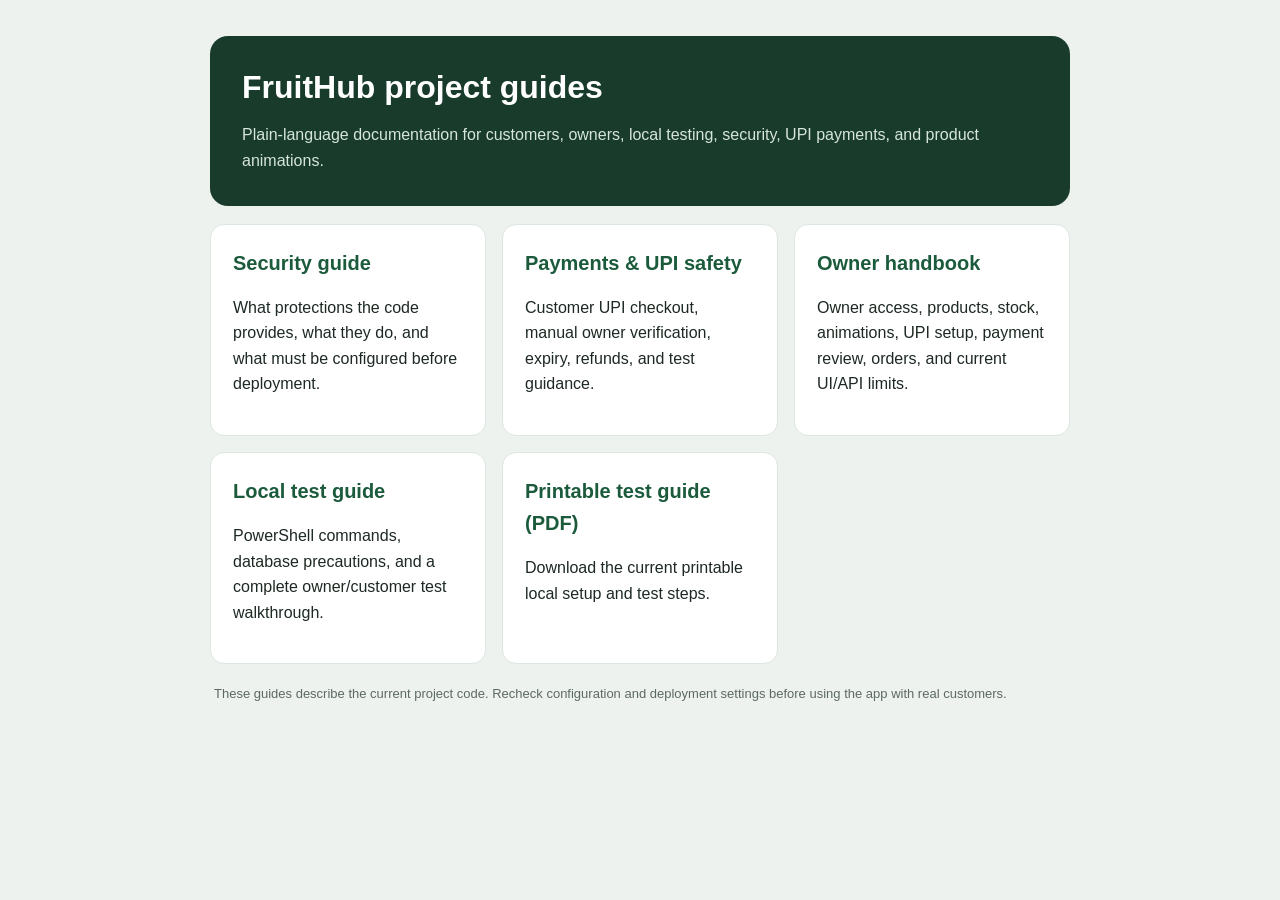
<file: docs/index.html>
<!DOCTYPE html>
<html lang="en">
<head>
  <meta charset="utf-8">
  <meta name="viewport" content="width=device-width, initial-scale=1">
  <title>FruitHub project guides</title>
  <style>
    :root { font: 16px/1.6 "Segoe UI", Arial, sans-serif; color: #1d2922; background: #edf2ee; }
    * { box-sizing: border-box; }
    body { max-width: 900px; margin: 36px auto; padding: 0 20px; }
    header { background: #183b2b; color: white; padding: 32px; border-radius: 18px; }
    h1 { margin: 0; line-height: 1.2; }
    header p { color: #d7e6dc; margin-bottom: 0; }
    main { display: grid; grid-template-columns: repeat(auto-fit, minmax(230px, 1fr)); gap: 16px; margin-top: 18px; }
    a.card { display: block; background: white; color: inherit; border-radius: 14px; padding: 22px; text-decoration: none; border: 1px solid #dce6df; }
    a.card:hover { border-color: #25804f; transform: translateY(-2px); }
    h2 { color: #1b5b3c; font-size: 20px; margin: 0 0 8px; }
    footer { color: #5d6a61; font-size: 13px; margin: 20px 4px; }
    @media print { :root { background: white; } body { margin: 0; } header, a.card { border-radius: 0; } a.card { border: 1px solid #aaa; } }
  </style>
</head>
<body>
  <header>
    <h1>FruitHub project guides</h1>
    <p>Plain-language documentation for customers, owners, local testing, security, UPI payments, and product animations.</p>
  </header>
  <main>
    <a class="card" href="security.html"><h2>Security guide</h2><p>What protections the code provides, what they do, and what must be configured before deployment.</p></a>
    <a class="card" href="payments.html"><h2>Payments &amp; UPI safety</h2><p>Customer UPI checkout, manual owner verification, expiry, refunds, and test guidance.</p></a>
    <a class="card" href="owner-guide.html"><h2>Owner handbook</h2><p>Owner access, products, stock, animations, UPI setup, payment review, orders, and current UI/API limits.</p></a>
    <a class="card" href="FruitHub-Local-Test-Guide.html"><h2>Local test guide</h2><p>PowerShell commands, database precautions, and a complete owner/customer test walkthrough.</p></a>
    <a class="card" href="FruitHub-Local-Test-Guide.pdf"><h2>Printable test guide (PDF)</h2><p>Download the current printable local setup and test steps.</p></a>
  </main>
  <footer>These guides describe the current project code. Recheck configuration and deployment settings before using the app with real customers.</footer>
</body>
</html>
</file>
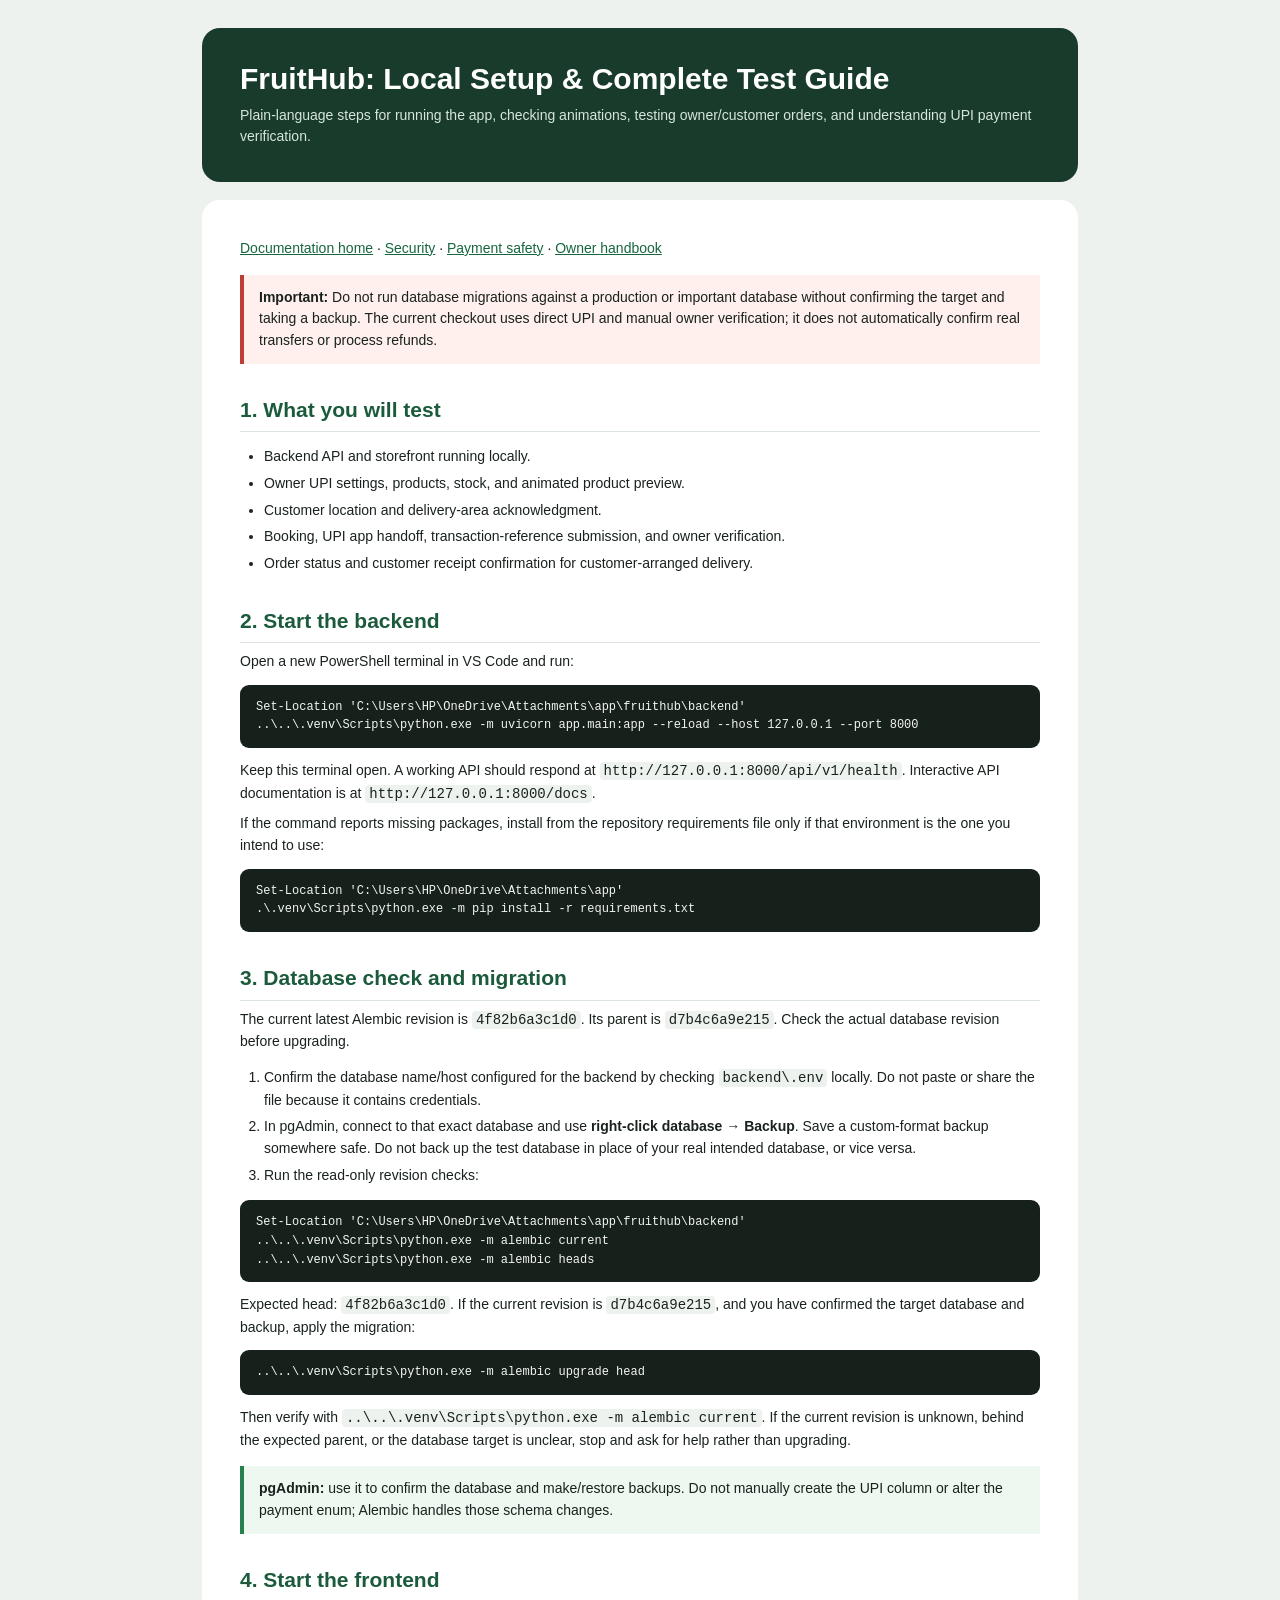
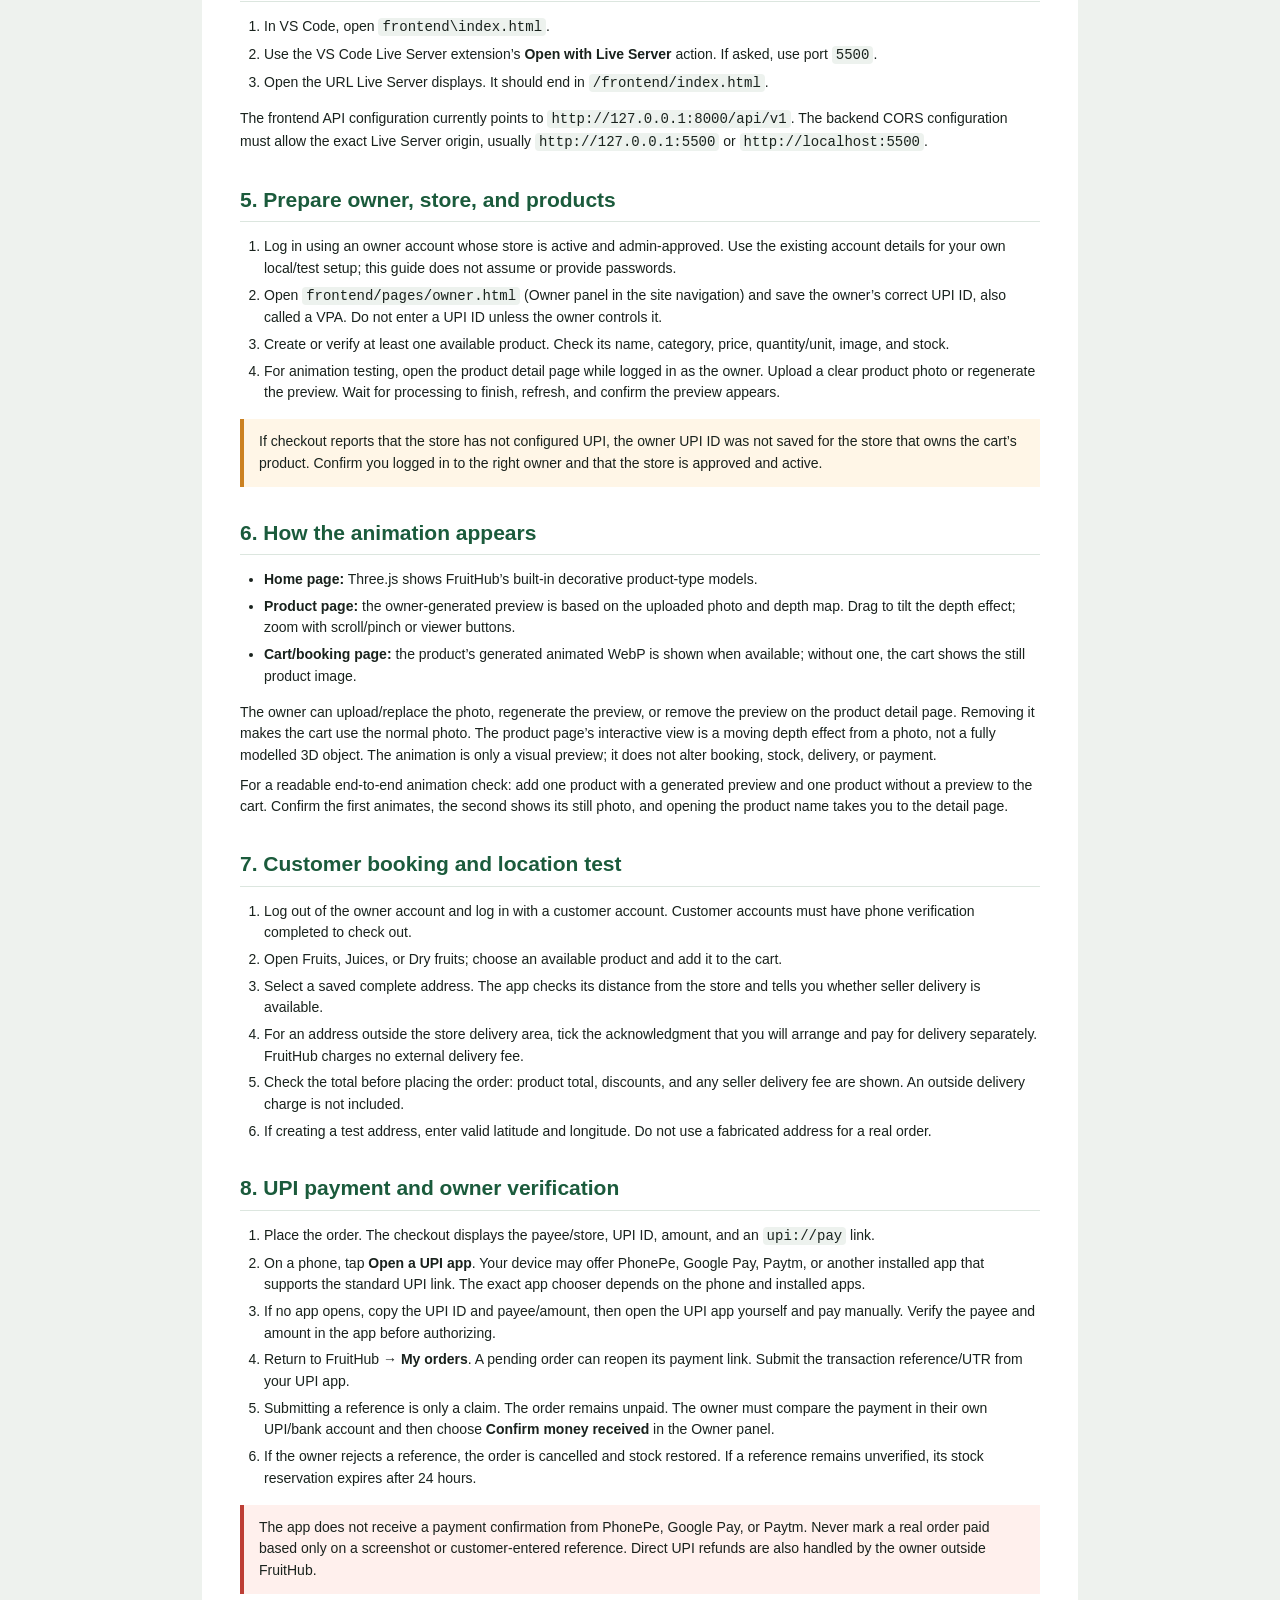
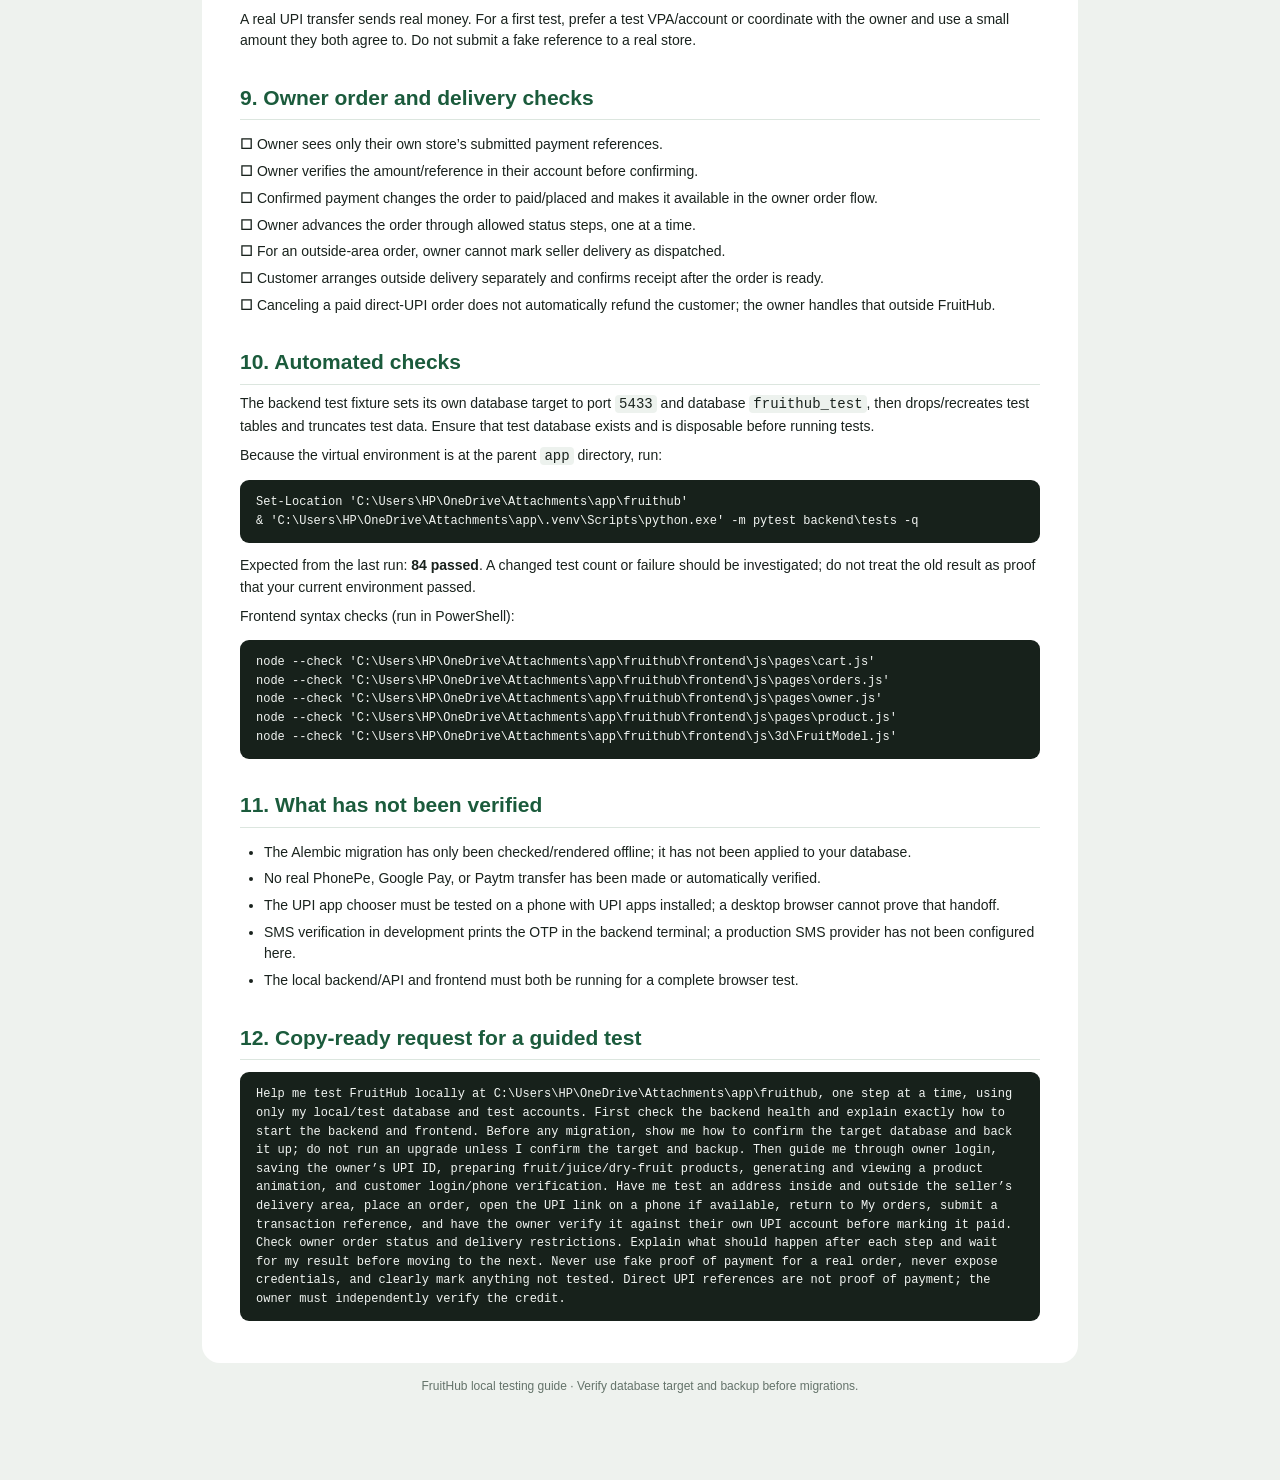
<file: docs/FruitHub-Local-Test-Guide.html>
<!DOCTYPE html>
<html lang="en">
<head>
  <meta charset="utf-8">
  <meta name="viewport" content="width=device-width, initial-scale=1">
  <title>FruitHub local setup and testing guide</title>
  <style>
    :root {
      color-scheme: light;
      font-family: "Segoe UI", Arial, sans-serif;
      color: #19221d;
      background: #eef2ee;
      font-size: 14px;
      line-height: 1.55;
    }
    * { box-sizing: border-box; }
    body { max-width: 920px; margin: 28px auto; padding: 0 22px 42px; }
    header { background: #183b2b; color: white; padding: 34px 38px; border-radius: 18px; }
    header h1 { font-size: 30px; margin: 0 0 8px; line-height: 1.15; }
    header p { margin: 0; color: #d7e6dc; }
    main { background: white; padding: 30px 38px; border-radius: 18px; margin-top: 18px; }
    h2 { color: #1b5b3c; font-size: 21px; margin: 30px 0 8px; border-bottom: 1px solid #dce6df; padding-bottom: 5px; }
    h3 { font-size: 16px; margin: 20px 0 6px; }
    p { margin: 8px 0; }
    ol, ul { padding-left: 24px; }
    li { margin: 5px 0; }
    code, pre { font-family: Consolas, "Courier New", monospace; }
    code { background: #edf2ee; padding: 1px 4px; border-radius: 4px; overflow-wrap: anywhere; }
    pre { background: #17211b; color: #f2f5f2; padding: 13px 16px; border-radius: 9px; white-space: pre-wrap; overflow-wrap: anywhere; font-size: 12px; }
    .notice { border-left: 4px solid #cb8121; background: #fff6e7; padding: 12px 15px; margin: 15px 0; }
    .safe { border-left-color: #27804f; background: #edf8f0; }
    .danger { border-left-color: #bd3e35; background: #fff0ed; }
    .check { list-style: none; padding-left: 0; }
    .check li::before { content: "☐ "; font-weight: bold; }
    .page-break { break-before: page; }
    a { color: #17663e; }
    footer { text-align: center; color: #64736a; font-size: 12px; padding: 14px; }
    @media print {
      :root { background: white; font-size: 11pt; }
      body { max-width: none; margin: 0; padding: 0; }
      header, main { border-radius: 0; margin: 0; }
      header { padding: 24px 30px; }
      main { padding: 14px 30px; }
      h2 { break-after: avoid; }
      pre, .notice { break-inside: avoid; }
      a { color: inherit; text-decoration: none; }
      footer { padding: 8px; }
    }
  </style>
</head>
<body>
  <header>
    <h1>FruitHub: Local Setup &amp; Complete Test Guide</h1>
    <p>Plain-language steps for running the app, checking animations, testing owner/customer orders, and understanding UPI payment verification.</p>
  </header>
  <main>
    <p><a href="index.html">Documentation home</a> · <a href="security.html">Security</a> · <a href="payments.html">Payment safety</a> · <a href="owner-guide.html">Owner handbook</a></p>
    <div class="notice danger">
      <strong>Important:</strong> Do not run database migrations against a production or important database without confirming the target and taking a backup. The current checkout uses direct UPI and manual owner verification; it does not automatically confirm real transfers or process refunds.
    </div>

    <h2>1. What you will test</h2>
    <ul>
      <li>Backend API and storefront running locally.</li>
      <li>Owner UPI settings, products, stock, and animated product preview.</li>
      <li>Customer location and delivery-area acknowledgment.</li>
      <li>Booking, UPI app handoff, transaction-reference submission, and owner verification.</li>
      <li>Order status and customer receipt confirmation for customer-arranged delivery.</li>
    </ul>

    <h2>2. Start the backend</h2>
    <p>Open a new PowerShell terminal in VS Code and run:</p>
    <pre>Set-Location 'C:\Users\HP\OneDrive\Attachments\app\fruithub\backend'
..\..\.venv\Scripts\python.exe -m uvicorn app.main:app --reload --host 127.0.0.1 --port 8000</pre>
    <p>Keep this terminal open. A working API should respond at <code>http://127.0.0.1:8000/api/v1/health</code>. Interactive API documentation is at <code>http://127.0.0.1:8000/docs</code>.</p>
    <p>If the command reports missing packages, install from the repository requirements file only if that environment is the one you intend to use:</p>
    <pre>Set-Location 'C:\Users\HP\OneDrive\Attachments\app'
.\.venv\Scripts\python.exe -m pip install -r requirements.txt</pre>

    <h2>3. Database check and migration</h2>
    <p>The current latest Alembic revision is <code>4f82b6a3c1d0</code>. Its parent is <code>d7b4c6a9e215</code>. Check the actual database revision before upgrading.</p>
    <ol>
      <li>Confirm the database name/host configured for the backend by checking <code>backend\.env</code> locally. Do not paste or share the file because it contains credentials.</li>
      <li>In pgAdmin, connect to that exact database and use <strong>right-click database → Backup</strong>. Save a custom-format backup somewhere safe. Do not back up the test database in place of your real intended database, or vice versa.</li>
      <li>Run the read-only revision checks:</li>
    </ol>
    <pre>Set-Location 'C:\Users\HP\OneDrive\Attachments\app\fruithub\backend'
..\..\.venv\Scripts\python.exe -m alembic current
..\..\.venv\Scripts\python.exe -m alembic heads</pre>
    <p>Expected head: <code>4f82b6a3c1d0</code>. If the current revision is <code>d7b4c6a9e215</code>, and you have confirmed the target database and backup, apply the migration:</p>
    <pre>..\..\.venv\Scripts\python.exe -m alembic upgrade head</pre>
    <p>Then verify with <code>..\..\.venv\Scripts\python.exe -m alembic current</code>. If the current revision is unknown, behind the expected parent, or the database target is unclear, stop and ask for help rather than upgrading.</p>
    <div class="notice safe">
      <strong>pgAdmin:</strong> use it to confirm the database and make/restore backups. Do not manually create the UPI column or alter the payment enum; Alembic handles those schema changes.
    </div>

    <h2>4. Start the frontend</h2>
    <ol>
      <li>In VS Code, open <code>frontend\index.html</code>.</li>
      <li>Use the VS Code Live Server extension’s <strong>Open with Live Server</strong> action. If asked, use port <code>5500</code>.</li>
      <li>Open the URL Live Server displays. It should end in <code>/frontend/index.html</code>.</li>
    </ol>
    <p>The frontend API configuration currently points to <code>http://127.0.0.1:8000/api/v1</code>. The backend CORS configuration must allow the exact Live Server origin, usually <code>http://127.0.0.1:5500</code> or <code>http://localhost:5500</code>.</p>

    <div class="page-break"></div>
    <h2>5. Prepare owner, store, and products</h2>
    <ol>
      <li>Log in using an owner account whose store is active and admin-approved. Use the existing account details for your own local/test setup; this guide does not assume or provide passwords.</li>
      <li>Open <code>frontend/pages/owner.html</code> (Owner panel in the site navigation) and save the owner’s correct UPI ID, also called a VPA. Do not enter a UPI ID unless the owner controls it.</li>
      <li>Create or verify at least one available product. Check its name, category, price, quantity/unit, image, and stock.</li>
      <li>For animation testing, open the product detail page while logged in as the owner. Upload a clear product photo or regenerate the preview. Wait for processing to finish, refresh, and confirm the preview appears.</li>
    </ol>
    <div class="notice">
      If checkout reports that the store has not configured UPI, the owner UPI ID was not saved for the store that owns the cart’s product. Confirm you logged in to the right owner and that the store is approved and active.
    </div>

    <h2>6. How the animation appears</h2>
    <ul>
      <li><strong>Home page:</strong> Three.js shows FruitHub’s built-in decorative product-type models.</li>
      <li><strong>Product page:</strong> the owner-generated preview is based on the uploaded photo and depth map. Drag to tilt the depth effect; zoom with scroll/pinch or viewer buttons.</li>
      <li><strong>Cart/booking page:</strong> the product’s generated animated WebP is shown when available; without one, the cart shows the still product image.</li>
    </ul>
    <p>The owner can upload/replace the photo, regenerate the preview, or remove the preview on the product detail page. Removing it makes the cart use the normal photo. The product page’s interactive view is a moving depth effect from a photo, not a fully modelled 3D object. The animation is only a visual preview; it does not alter booking, stock, delivery, or payment.</p>
    <p>For a readable end-to-end animation check: add one product with a generated preview and one product without a preview to the cart. Confirm the first animates, the second shows its still photo, and opening the product name takes you to the detail page.</p>

    <h2>7. Customer booking and location test</h2>
    <ol>
      <li>Log out of the owner account and log in with a customer account. Customer accounts must have phone verification completed to check out.</li>
      <li>Open Fruits, Juices, or Dry fruits; choose an available product and add it to the cart.</li>
      <li>Select a saved complete address. The app checks its distance from the store and tells you whether seller delivery is available.</li>
      <li>For an address outside the store delivery area, tick the acknowledgment that you will arrange and pay for delivery separately. FruitHub charges no external delivery fee.</li>
      <li>Check the total before placing the order: product total, discounts, and any seller delivery fee are shown. An outside delivery charge is not included.</li>
      <li>If creating a test address, enter valid latitude and longitude. Do not use a fabricated address for a real order.</li>
    </ol>

    <h2>8. UPI payment and owner verification</h2>
    <ol>
      <li>Place the order. The checkout displays the payee/store, UPI ID, amount, and an <code>upi://pay</code> link.</li>
      <li>On a phone, tap <strong>Open a UPI app</strong>. Your device may offer PhonePe, Google Pay, Paytm, or another installed app that supports the standard UPI link. The exact app chooser depends on the phone and installed apps.</li>
      <li>If no app opens, copy the UPI ID and payee/amount, then open the UPI app yourself and pay manually. Verify the payee and amount in the app before authorizing.</li>
      <li>Return to FruitHub → <strong>My orders</strong>. A pending order can reopen its payment link. Submit the transaction reference/UTR from your UPI app.</li>
      <li>Submitting a reference is only a claim. The order remains unpaid. The owner must compare the payment in their own UPI/bank account and then choose <strong>Confirm money received</strong> in the Owner panel.</li>
      <li>If the owner rejects a reference, the order is cancelled and stock restored. If a reference remains unverified, its stock reservation expires after 24 hours.</li>
    </ol>
    <div class="notice danger">
      The app does not receive a payment confirmation from PhonePe, Google Pay, or Paytm. Never mark a real order paid based only on a screenshot or customer-entered reference. Direct UPI refunds are also handled by the owner outside FruitHub.
    </div>
    <p>A real UPI transfer sends real money. For a first test, prefer a test VPA/account or coordinate with the owner and use a small amount they both agree to. Do not submit a fake reference to a real store.</p>

    <div class="page-break"></div>
    <h2>9. Owner order and delivery checks</h2>
    <ul class="check">
      <li>Owner sees only their own store’s submitted payment references.</li>
      <li>Owner verifies the amount/reference in their account before confirming.</li>
      <li>Confirmed payment changes the order to paid/placed and makes it available in the owner order flow.</li>
      <li>Owner advances the order through allowed status steps, one at a time.</li>
      <li>For an outside-area order, owner cannot mark seller delivery as dispatched.</li>
      <li>Customer arranges outside delivery separately and confirms receipt after the order is ready.</li>
      <li>Canceling a paid direct-UPI order does not automatically refund the customer; the owner handles that outside FruitHub.</li>
    </ul>

    <h2>10. Automated checks</h2>
    <p>The backend test fixture sets its own database target to port <code>5433</code> and database <code>fruithub_test</code>, then drops/recreates test tables and truncates test data. Ensure that test database exists and is disposable before running tests.</p>
    <p>Because the virtual environment is at the parent <code>app</code> directory, run:</p>
    <pre>Set-Location 'C:\Users\HP\OneDrive\Attachments\app\fruithub'
& 'C:\Users\HP\OneDrive\Attachments\app\.venv\Scripts\python.exe' -m pytest backend\tests -q</pre>
    <p>Expected from the last run: <strong>84 passed</strong>. A changed test count or failure should be investigated; do not treat the old result as proof that your current environment passed.</p>
    <p>Frontend syntax checks (run in PowerShell):</p>
    <pre>node --check 'C:\Users\HP\OneDrive\Attachments\app\fruithub\frontend\js\pages\cart.js'
node --check 'C:\Users\HP\OneDrive\Attachments\app\fruithub\frontend\js\pages\orders.js'
node --check 'C:\Users\HP\OneDrive\Attachments\app\fruithub\frontend\js\pages\owner.js'
node --check 'C:\Users\HP\OneDrive\Attachments\app\fruithub\frontend\js\pages\product.js'
node --check 'C:\Users\HP\OneDrive\Attachments\app\fruithub\frontend\js\3d\FruitModel.js'</pre>

    <h2>11. What has not been verified</h2>
    <ul>
      <li>The Alembic migration has only been checked/rendered offline; it has not been applied to your database.</li>
      <li>No real PhonePe, Google Pay, or Paytm transfer has been made or automatically verified.</li>
      <li>The UPI app chooser must be tested on a phone with UPI apps installed; a desktop browser cannot prove that handoff.</li>
      <li>SMS verification in development prints the OTP in the backend terminal; a production SMS provider has not been configured here.</li>
      <li>The local backend/API and frontend must both be running for a complete browser test.</li>
    </ul>

    <h2>12. Copy-ready request for a guided test</h2>
    <pre>Help me test FruitHub locally at C:\Users\HP\OneDrive\Attachments\app\fruithub, one step at a time, using only my local/test database and test accounts. First check the backend health and explain exactly how to start the backend and frontend. Before any migration, show me how to confirm the target database and back it up; do not run an upgrade unless I confirm the target and backup. Then guide me through owner login, saving the owner’s UPI ID, preparing fruit/juice/dry-fruit products, generating and viewing a product animation, and customer login/phone verification. Have me test an address inside and outside the seller’s delivery area, place an order, open the UPI link on a phone if available, return to My orders, submit a transaction reference, and have the owner verify it against their own UPI account before marking it paid. Check owner order status and delivery restrictions. Explain what should happen after each step and wait for my result before moving to the next. Never use fake proof of payment for a real order, never expose credentials, and clearly mark anything not tested. Direct UPI references are not proof of payment; the owner must independently verify the credit.</pre>
  </main>
  <footer>FruitHub local testing guide · Verify database target and backup before migrations.</footer>
</body>
</html>
</file>
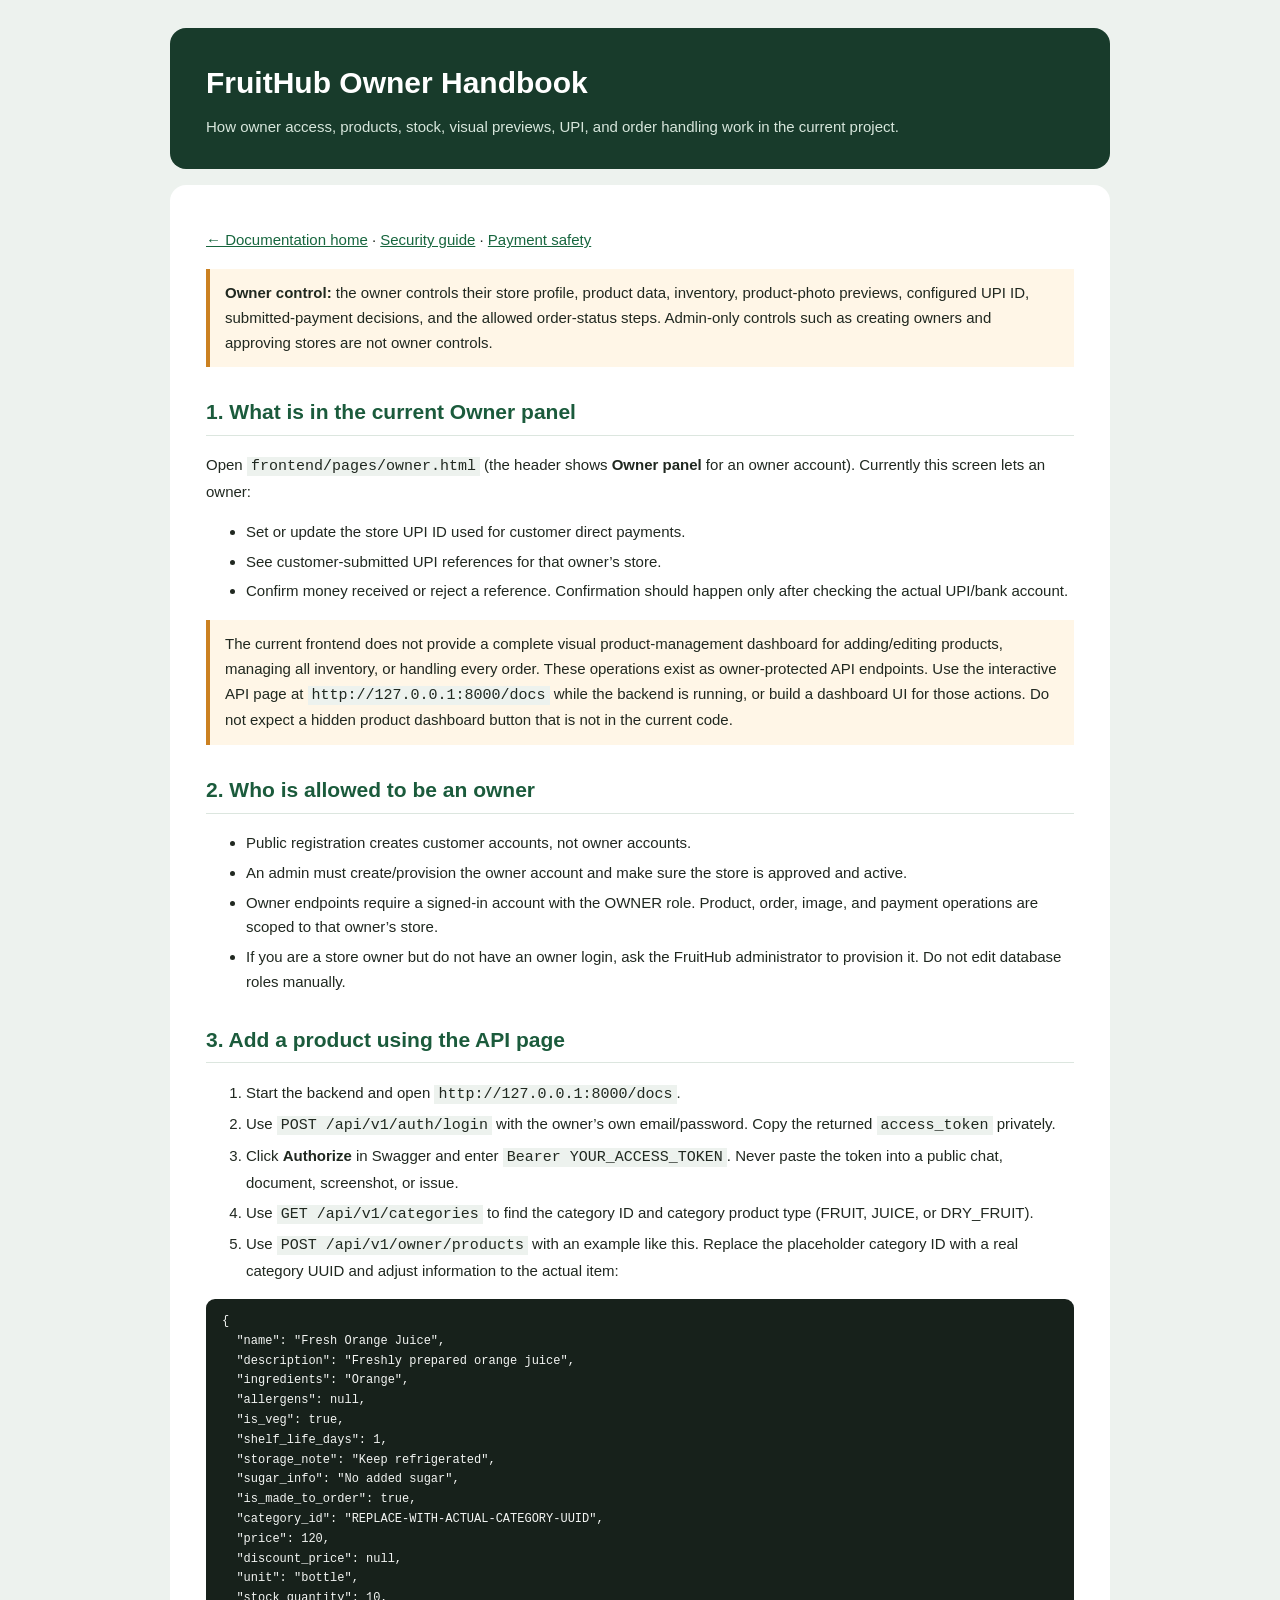
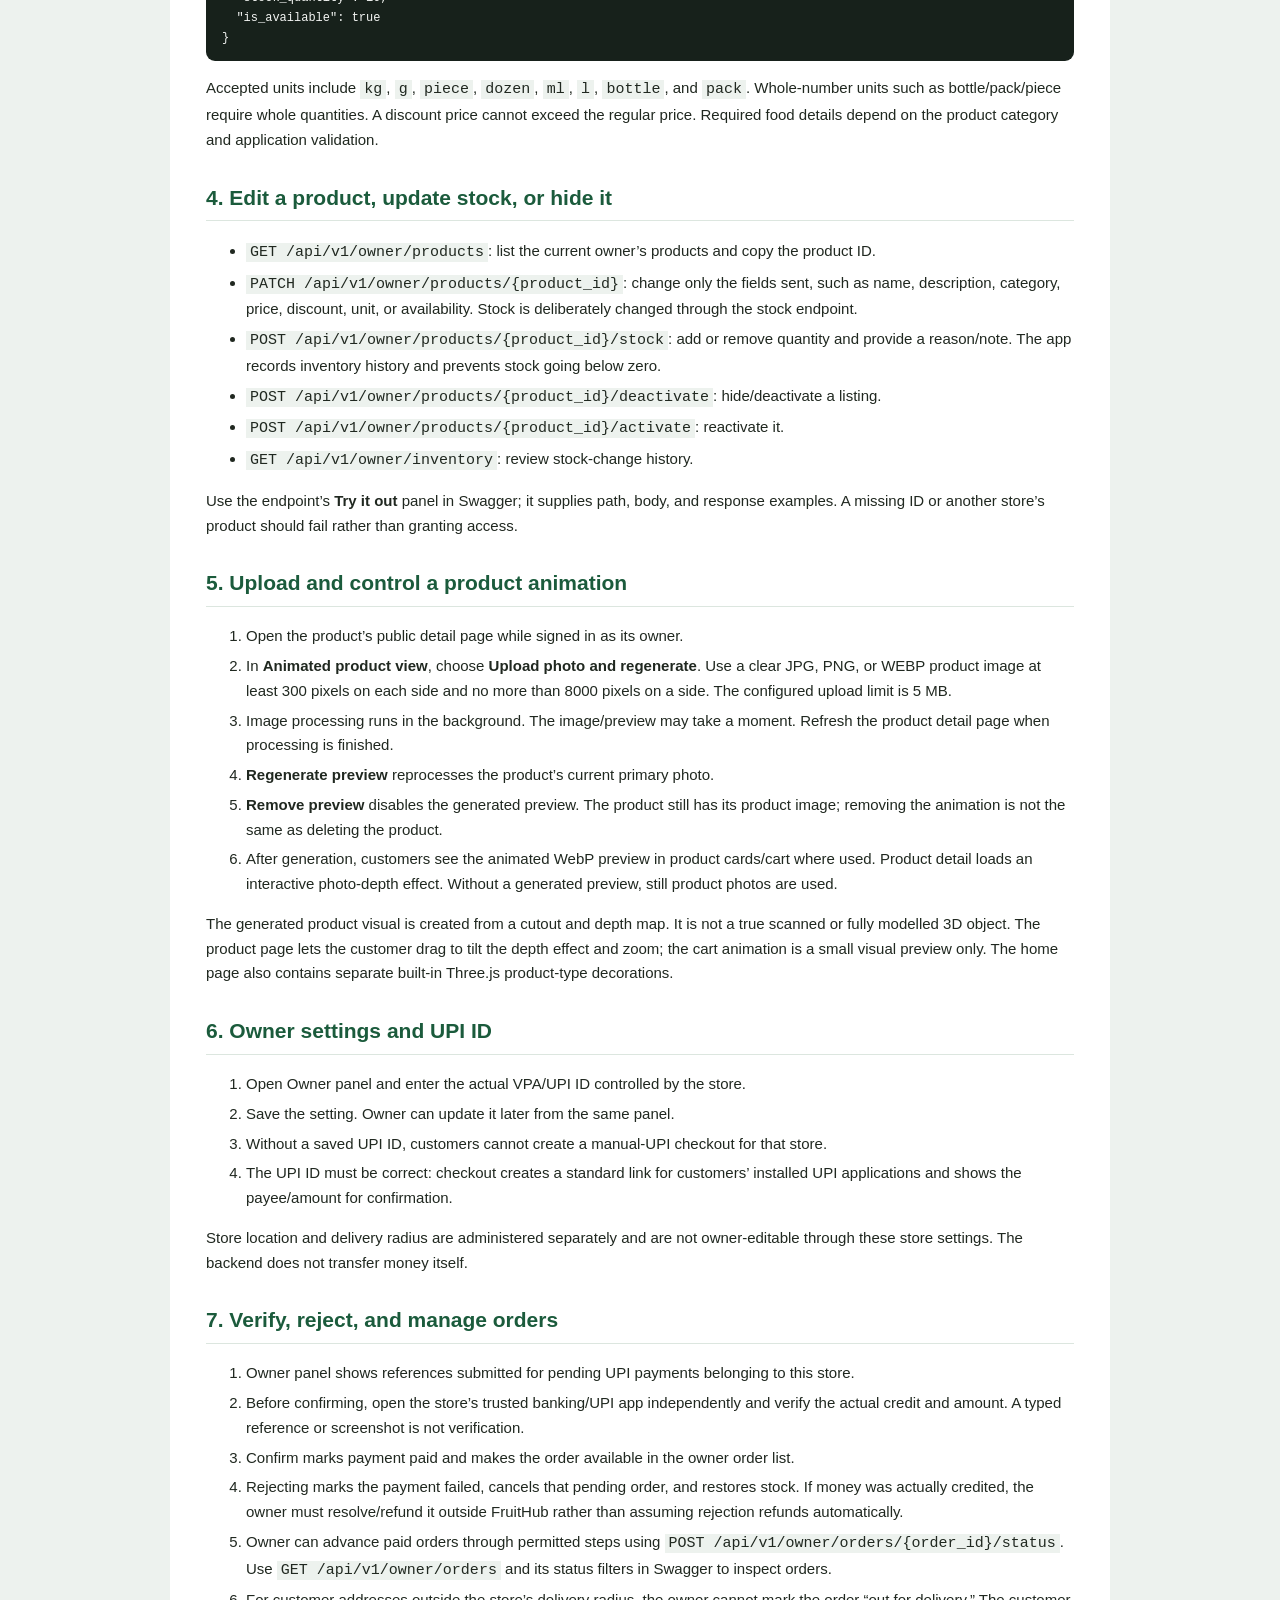
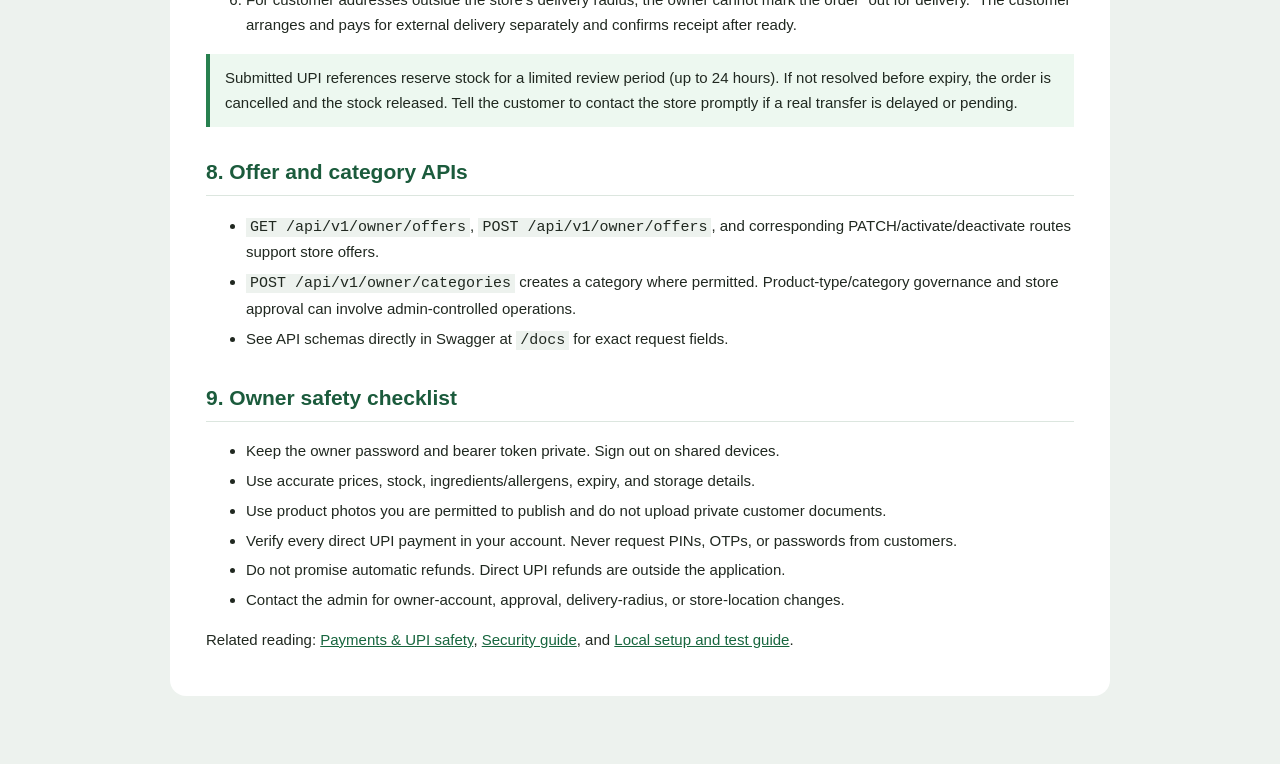
<file: docs/owner-guide.html>
<!DOCTYPE html>
<html lang="en">
<head>
  <meta charset="utf-8">
  <meta name="viewport" content="width=device-width, initial-scale=1">
  <title>FruitHub owner handbook</title>
  <style>
    :root { font: 15px/1.65 "Segoe UI", Arial, sans-serif; color: #202820; background: #edf2ee; }
    * { box-sizing: border-box; }
    body { max-width: 980px; margin: 28px auto; padding: 0 20px 40px; }
    header { background: #183b2b; color: white; padding: 30px 36px; border-radius: 16px; }
    header h1 { margin: 0 0 7px; }
    header p { margin: 0; color: #d7e6dc; }
    main { background: white; padding: 28px 36px; border-radius: 16px; margin-top: 16px; }
    h2 { color: #1b5b3c; font-size: 21px; border-bottom: 1px solid #dce6df; padding-bottom: 5px; margin-top: 28px; }
    h3 { margin: 18px 0 5px; font-size: 17px; }
    li { margin: 5px 0; }
    code, pre { font-family: Consolas, "Courier New", monospace; }
    code { background: #edf2ee; padding: 1px 4px; overflow-wrap: anywhere; }
    pre { color: #f3f5f3; background: #17211b; white-space: pre-wrap; overflow-wrap: anywhere; padding: 13px 16px; border-radius: 9px; font-size: 12px; }
    .notice { border-left: 4px solid #cb8121; background: #fff6e7; padding: 12px 15px; margin: 16px 0; }
    .good { border-color: #27804f; background: #edf8f0; }
    a { color: #17663e; }
    @media print { :root { background: white; font-size: 11pt; } body { margin: 0; padding: 0; } header, main { border-radius: 0; margin: 0; padding: 18px 28px; } pre, .notice { break-inside: avoid; } }
  </style>
</head>
<body>
  <header><h1>FruitHub Owner Handbook</h1><p>How owner access, products, stock, visual previews, UPI, and order handling work in the current project.</p></header>
  <main>
    <p><a href="index.html">← Documentation home</a> · <a href="security.html">Security guide</a> · <a href="payments.html">Payment safety</a></p>
    <div class="notice"><strong>Owner control:</strong> the owner controls their store profile, product data, inventory, product-photo previews, configured UPI ID, submitted-payment decisions, and the allowed order-status steps. Admin-only controls such as creating owners and approving stores are not owner controls.</div>

    <h2>1. What is in the current Owner panel</h2>
    <p>Open <code>frontend/pages/owner.html</code> (the header shows <strong>Owner panel</strong> for an owner account). Currently this screen lets an owner:</p>
    <ul>
      <li>Set or update the store UPI ID used for customer direct payments.</li>
      <li>See customer-submitted UPI references for that owner’s store.</li>
      <li>Confirm money received or reject a reference. Confirmation should happen only after checking the actual UPI/bank account.</li>
    </ul>
    <div class="notice">The current frontend does not provide a complete visual product-management dashboard for adding/editing products, managing all inventory, or handling every order. These operations exist as owner-protected API endpoints. Use the interactive API page at <code>http://127.0.0.1:8000/docs</code> while the backend is running, or build a dashboard UI for those actions. Do not expect a hidden product dashboard button that is not in the current code.</div>

    <h2>2. Who is allowed to be an owner</h2>
    <ul>
      <li>Public registration creates customer accounts, not owner accounts.</li>
      <li>An admin must create/provision the owner account and make sure the store is approved and active.</li>
      <li>Owner endpoints require a signed-in account with the OWNER role. Product, order, image, and payment operations are scoped to that owner’s store.</li>
      <li>If you are a store owner but do not have an owner login, ask the FruitHub administrator to provision it. Do not edit database roles manually.</li>
    </ul>

    <h2>3. Add a product using the API page</h2>
    <ol>
      <li>Start the backend and open <code>http://127.0.0.1:8000/docs</code>.</li>
      <li>Use <code>POST /api/v1/auth/login</code> with the owner’s own email/password. Copy the returned <code>access_token</code> privately.</li>
      <li>Click <strong>Authorize</strong> in Swagger and enter <code>Bearer YOUR_ACCESS_TOKEN</code>. Never paste the token into a public chat, document, screenshot, or issue.</li>
      <li>Use <code>GET /api/v1/categories</code> to find the category ID and category product type (FRUIT, JUICE, or DRY_FRUIT).</li>
      <li>Use <code>POST /api/v1/owner/products</code> with an example like this. Replace the placeholder category ID with a real category UUID and adjust information to the actual item:</li>
    </ol>
    <pre>{
  "name": "Fresh Orange Juice",
  "description": "Freshly prepared orange juice",
  "ingredients": "Orange",
  "allergens": null,
  "is_veg": true,
  "shelf_life_days": 1,
  "storage_note": "Keep refrigerated",
  "sugar_info": "No added sugar",
  "is_made_to_order": true,
  "category_id": "REPLACE-WITH-ACTUAL-CATEGORY-UUID",
  "price": 120,
  "discount_price": null,
  "unit": "bottle",
  "stock_quantity": 10,
  "is_available": true
}</pre>
    <p>Accepted units include <code>kg</code>, <code>g</code>, <code>piece</code>, <code>dozen</code>, <code>ml</code>, <code>l</code>, <code>bottle</code>, and <code>pack</code>. Whole-number units such as bottle/pack/piece require whole quantities. A discount price cannot exceed the regular price. Required food details depend on the product category and application validation.</p>

    <h2>4. Edit a product, update stock, or hide it</h2>
    <ul>
      <li><code>GET /api/v1/owner/products</code>: list the current owner’s products and copy the product ID.</li>
      <li><code>PATCH /api/v1/owner/products/{product_id}</code>: change only the fields sent, such as name, description, category, price, discount, unit, or availability. Stock is deliberately changed through the stock endpoint.</li>
      <li><code>POST /api/v1/owner/products/{product_id}/stock</code>: add or remove quantity and provide a reason/note. The app records inventory history and prevents stock going below zero.</li>
      <li><code>POST /api/v1/owner/products/{product_id}/deactivate</code>: hide/deactivate a listing.</li>
      <li><code>POST /api/v1/owner/products/{product_id}/activate</code>: reactivate it.</li>
      <li><code>GET /api/v1/owner/inventory</code>: review stock-change history.</li>
    </ul>
    <p>Use the endpoint’s <strong>Try it out</strong> panel in Swagger; it supplies path, body, and response examples. A missing ID or another store’s product should fail rather than granting access.</p>

    <h2>5. Upload and control a product animation</h2>
    <ol>
      <li>Open the product’s public detail page while signed in as its owner.</li>
      <li>In <strong>Animated product view</strong>, choose <strong>Upload photo and regenerate</strong>. Use a clear JPG, PNG, or WEBP product image at least 300 pixels on each side and no more than 8000 pixels on a side. The configured upload limit is 5 MB.</li>
      <li>Image processing runs in the background. The image/preview may take a moment. Refresh the product detail page when processing is finished.</li>
      <li><strong>Regenerate preview</strong> reprocesses the product’s current primary photo.</li>
      <li><strong>Remove preview</strong> disables the generated preview. The product still has its product image; removing the animation is not the same as deleting the product.</li>
      <li>After generation, customers see the animated WebP preview in product cards/cart where used. Product detail loads an interactive photo-depth effect. Without a generated preview, still product photos are used.</li>
    </ol>
    <p>The generated product visual is created from a cutout and depth map. It is not a true scanned or fully modelled 3D object. The product page lets the customer drag to tilt the depth effect and zoom; the cart animation is a small visual preview only. The home page also contains separate built-in Three.js product-type decorations.</p>

    <h2>6. Owner settings and UPI ID</h2>
    <ol>
      <li>Open Owner panel and enter the actual VPA/UPI ID controlled by the store.</li>
      <li>Save the setting. Owner can update it later from the same panel.</li>
      <li>Without a saved UPI ID, customers cannot create a manual-UPI checkout for that store.</li>
      <li>The UPI ID must be correct: checkout creates a standard link for customers’ installed UPI applications and shows the payee/amount for confirmation.</li>
    </ol>
    <p>Store location and delivery radius are administered separately and are not owner-editable through these store settings. The backend does not transfer money itself.</p>

    <h2>7. Verify, reject, and manage orders</h2>
    <ol>
      <li>Owner panel shows references submitted for pending UPI payments belonging to this store.</li>
      <li>Before confirming, open the store’s trusted banking/UPI app independently and verify the actual credit and amount. A typed reference or screenshot is not verification.</li>
      <li>Confirm marks payment paid and makes the order available in the owner order list.</li>
      <li>Rejecting marks the payment failed, cancels that pending order, and restores stock. If money was actually credited, the owner must resolve/refund it outside FruitHub rather than assuming rejection refunds automatically.</li>
      <li>Owner can advance paid orders through permitted steps using <code>POST /api/v1/owner/orders/{order_id}/status</code>. Use <code>GET /api/v1/owner/orders</code> and its status filters in Swagger to inspect orders.</li>
      <li>For customer addresses outside the store’s delivery radius, the owner cannot mark the order “out for delivery.” The customer arranges and pays for external delivery separately and confirms receipt after ready.</li>
    </ol>
    <div class="notice good">Submitted UPI references reserve stock for a limited review period (up to 24 hours). If not resolved before expiry, the order is cancelled and the stock released. Tell the customer to contact the store promptly if a real transfer is delayed or pending.</div>

    <h2>8. Offer and category APIs</h2>
    <ul>
      <li><code>GET /api/v1/owner/offers</code>, <code>POST /api/v1/owner/offers</code>, and corresponding PATCH/activate/deactivate routes support store offers.</li>
      <li><code>POST /api/v1/owner/categories</code> creates a category where permitted. Product-type/category governance and store approval can involve admin-controlled operations.</li>
      <li>See API schemas directly in Swagger at <code>/docs</code> for exact request fields.</li>
    </ul>

    <h2>9. Owner safety checklist</h2>
    <ul>
      <li>Keep the owner password and bearer token private. Sign out on shared devices.</li>
      <li>Use accurate prices, stock, ingredients/allergens, expiry, and storage details.</li>
      <li>Use product photos you are permitted to publish and do not upload private customer documents.</li>
      <li>Verify every direct UPI payment in your account. Never request PINs, OTPs, or passwords from customers.</li>
      <li>Do not promise automatic refunds. Direct UPI refunds are outside the application.</li>
      <li>Contact the admin for owner-account, approval, delivery-radius, or store-location changes.</li>
    </ul>
    <p>Related reading: <a href="payments.html">Payments &amp; UPI safety</a>, <a href="security.html">Security guide</a>, and <a href="FruitHub-Local-Test-Guide.html">Local setup and test guide</a>.</p>
  </main>
</body>
</html>
</file>
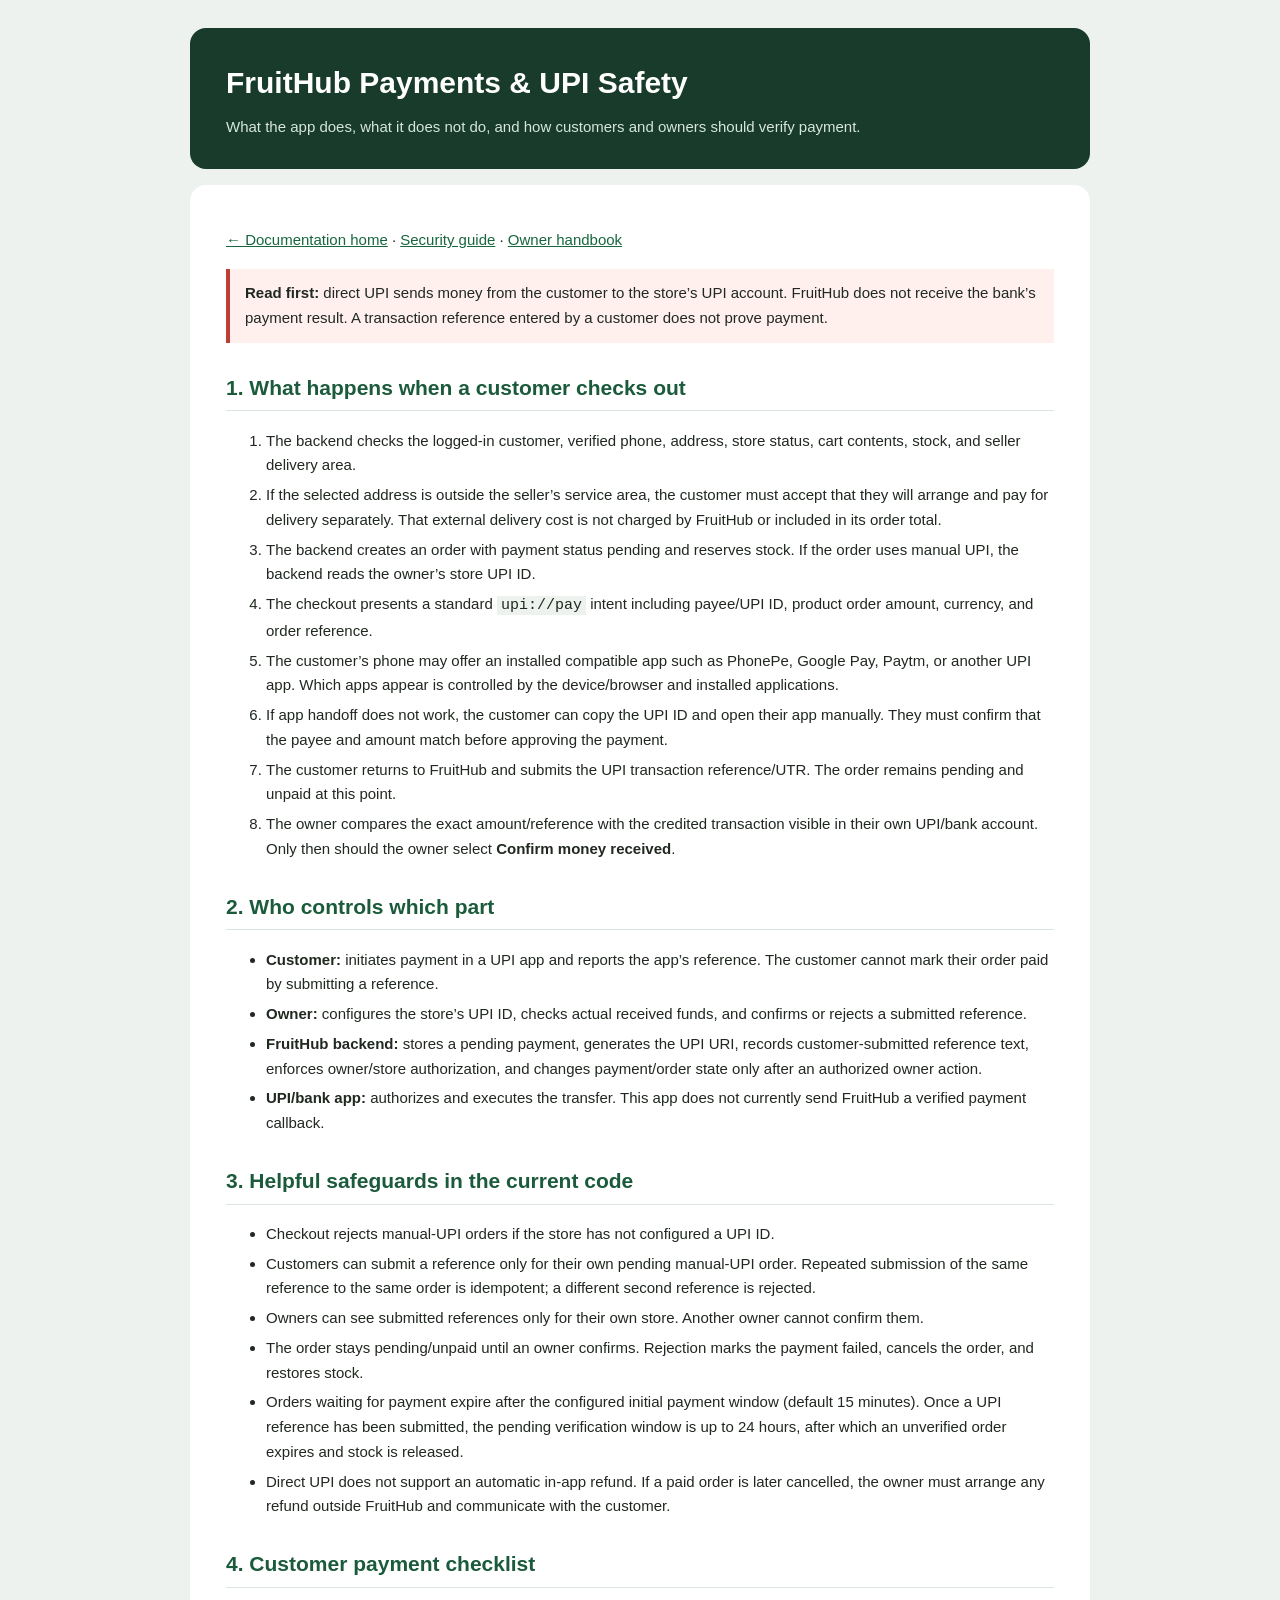
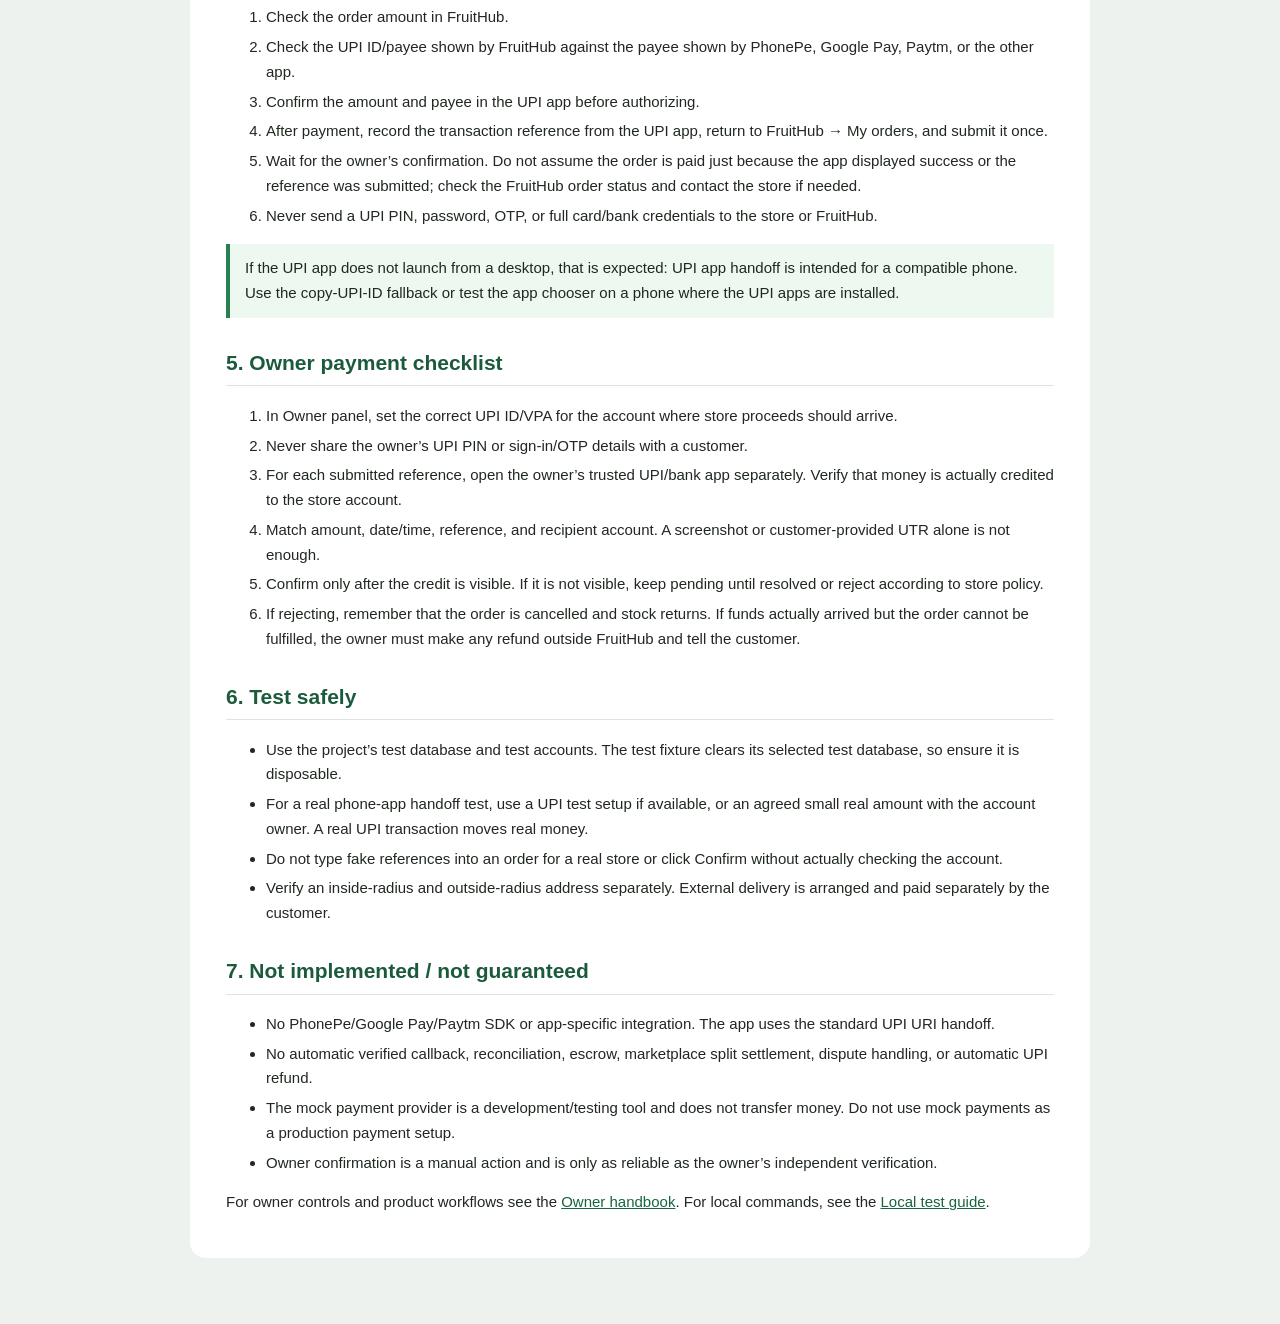
<file: docs/payments.html>
<!DOCTYPE html>
<html lang="en">
<head>
  <meta charset="utf-8">
  <meta name="viewport" content="width=device-width, initial-scale=1">
  <title>FruitHub payments and UPI safety</title>
  <style>
    :root { font: 15px/1.65 "Segoe UI", Arial, sans-serif; color: #202820; background: #edf2ee; }
    * { box-sizing: border-box; }
    body { max-width: 940px; margin: 28px auto; padding: 0 20px 40px; }
    header { background: #183b2b; color: white; padding: 30px 36px; border-radius: 16px; }
    header h1 { margin: 0 0 7px; }
    header p { margin: 0; color: #d7e6dc; }
    main { background: white; padding: 28px 36px; border-radius: 16px; margin-top: 16px; }
    h2 { color: #1b5b3c; font-size: 21px; border-bottom: 1px solid #dce6df; padding-bottom: 5px; margin-top: 28px; }
    li { margin: 5px 0; }
    code { background: #edf2ee; padding: 1px 4px; overflow-wrap: anywhere; }
    .notice { border-left: 4px solid #bd3e35; background: #fff0ed; padding: 12px 15px; margin: 16px 0; }
    .good { border-color: #27804f; background: #edf8f0; }
    a { color: #17663e; }
    @media print { :root { background: white; font-size: 11pt; } body { margin: 0; padding: 0; } header, main { border-radius: 0; margin: 0; padding: 18px 28px; } .notice { break-inside: avoid; } }
  </style>
</head>
<body>
  <header><h1>FruitHub Payments &amp; UPI Safety</h1><p>What the app does, what it does not do, and how customers and owners should verify payment.</p></header>
  <main>
    <p><a href="index.html">← Documentation home</a> · <a href="security.html">Security guide</a> · <a href="owner-guide.html">Owner handbook</a></p>
    <div class="notice"><strong>Read first:</strong> direct UPI sends money from the customer to the store’s UPI account. FruitHub does not receive the bank’s payment result. A transaction reference entered by a customer does not prove payment.</div>

    <h2>1. What happens when a customer checks out</h2>
    <ol>
      <li>The backend checks the logged-in customer, verified phone, address, store status, cart contents, stock, and seller delivery area.</li>
      <li>If the selected address is outside the seller’s service area, the customer must accept that they will arrange and pay for delivery separately. That external delivery cost is not charged by FruitHub or included in its order total.</li>
      <li>The backend creates an order with payment status pending and reserves stock. If the order uses manual UPI, the backend reads the owner’s store UPI ID.</li>
      <li>The checkout presents a standard <code>upi://pay</code> intent including payee/UPI ID, product order amount, currency, and order reference.</li>
      <li>The customer’s phone may offer an installed compatible app such as PhonePe, Google Pay, Paytm, or another UPI app. Which apps appear is controlled by the device/browser and installed applications.</li>
      <li>If app handoff does not work, the customer can copy the UPI ID and open their app manually. They must confirm that the payee and amount match before approving the payment.</li>
      <li>The customer returns to FruitHub and submits the UPI transaction reference/UTR. The order remains pending and unpaid at this point.</li>
      <li>The owner compares the exact amount/reference with the credited transaction visible in their own UPI/bank account. Only then should the owner select <strong>Confirm money received</strong>.</li>
    </ol>

    <h2>2. Who controls which part</h2>
    <ul>
      <li><strong>Customer:</strong> initiates payment in a UPI app and reports the app’s reference. The customer cannot mark their order paid by submitting a reference.</li>
      <li><strong>Owner:</strong> configures the store’s UPI ID, checks actual received funds, and confirms or rejects a submitted reference.</li>
      <li><strong>FruitHub backend:</strong> stores a pending payment, generates the UPI URI, records customer-submitted reference text, enforces owner/store authorization, and changes payment/order state only after an authorized owner action.</li>
      <li><strong>UPI/bank app:</strong> authorizes and executes the transfer. This app does not currently send FruitHub a verified payment callback.</li>
    </ul>

    <h2>3. Helpful safeguards in the current code</h2>
    <ul>
      <li>Checkout rejects manual-UPI orders if the store has not configured a UPI ID.</li>
      <li>Customers can submit a reference only for their own pending manual-UPI order. Repeated submission of the same reference to the same order is idempotent; a different second reference is rejected.</li>
      <li>Owners can see submitted references only for their own store. Another owner cannot confirm them.</li>
      <li>The order stays pending/unpaid until an owner confirms. Rejection marks the payment failed, cancels the order, and restores stock.</li>
      <li>Orders waiting for payment expire after the configured initial payment window (default 15 minutes). Once a UPI reference has been submitted, the pending verification window is up to 24 hours, after which an unverified order expires and stock is released.</li>
      <li>Direct UPI does not support an automatic in-app refund. If a paid order is later cancelled, the owner must arrange any refund outside FruitHub and communicate with the customer.</li>
    </ul>

    <h2>4. Customer payment checklist</h2>
    <ol>
      <li>Check the order amount in FruitHub.</li>
      <li>Check the UPI ID/payee shown by FruitHub against the payee shown by PhonePe, Google Pay, Paytm, or the other app.</li>
      <li>Confirm the amount and payee in the UPI app before authorizing.</li>
      <li>After payment, record the transaction reference from the UPI app, return to FruitHub → My orders, and submit it once.</li>
      <li>Wait for the owner’s confirmation. Do not assume the order is paid just because the app displayed success or the reference was submitted; check the FruitHub order status and contact the store if needed.</li>
      <li>Never send a UPI PIN, password, OTP, or full card/bank credentials to the store or FruitHub.</li>
    </ol>
    <div class="notice good">If the UPI app does not launch from a desktop, that is expected: UPI app handoff is intended for a compatible phone. Use the copy-UPI-ID fallback or test the app chooser on a phone where the UPI apps are installed.</div>

    <h2>5. Owner payment checklist</h2>
    <ol>
      <li>In Owner panel, set the correct UPI ID/VPA for the account where store proceeds should arrive.</li>
      <li>Never share the owner’s UPI PIN or sign-in/OTP details with a customer.</li>
      <li>For each submitted reference, open the owner’s trusted UPI/bank app separately. Verify that money is actually credited to the store account.</li>
      <li>Match amount, date/time, reference, and recipient account. A screenshot or customer-provided UTR alone is not enough.</li>
      <li>Confirm only after the credit is visible. If it is not visible, keep pending until resolved or reject according to store policy.</li>
      <li>If rejecting, remember that the order is cancelled and stock returns. If funds actually arrived but the order cannot be fulfilled, the owner must make any refund outside FruitHub and tell the customer.</li>
    </ol>

    <h2>6. Test safely</h2>
    <ul>
      <li>Use the project’s test database and test accounts. The test fixture clears its selected test database, so ensure it is disposable.</li>
      <li>For a real phone-app handoff test, use a UPI test setup if available, or an agreed small real amount with the account owner. A real UPI transaction moves real money.</li>
      <li>Do not type fake references into an order for a real store or click Confirm without actually checking the account.</li>
      <li>Verify an inside-radius and outside-radius address separately. External delivery is arranged and paid separately by the customer.</li>
    </ul>

    <h2>7. Not implemented / not guaranteed</h2>
    <ul>
      <li>No PhonePe/Google Pay/Paytm SDK or app-specific integration. The app uses the standard UPI URI handoff.</li>
      <li>No automatic verified callback, reconciliation, escrow, marketplace split settlement, dispute handling, or automatic UPI refund.</li>
      <li>The mock payment provider is a development/testing tool and does not transfer money. Do not use mock payments as a production payment setup.</li>
      <li>Owner confirmation is a manual action and is only as reliable as the owner’s independent verification.</li>
    </ul>
    <p>For owner controls and product workflows see the <a href="owner-guide.html">Owner handbook</a>. For local commands, see the <a href="FruitHub-Local-Test-Guide.html">Local test guide</a>.</p>
  </main>
</body>
</html>
</file>
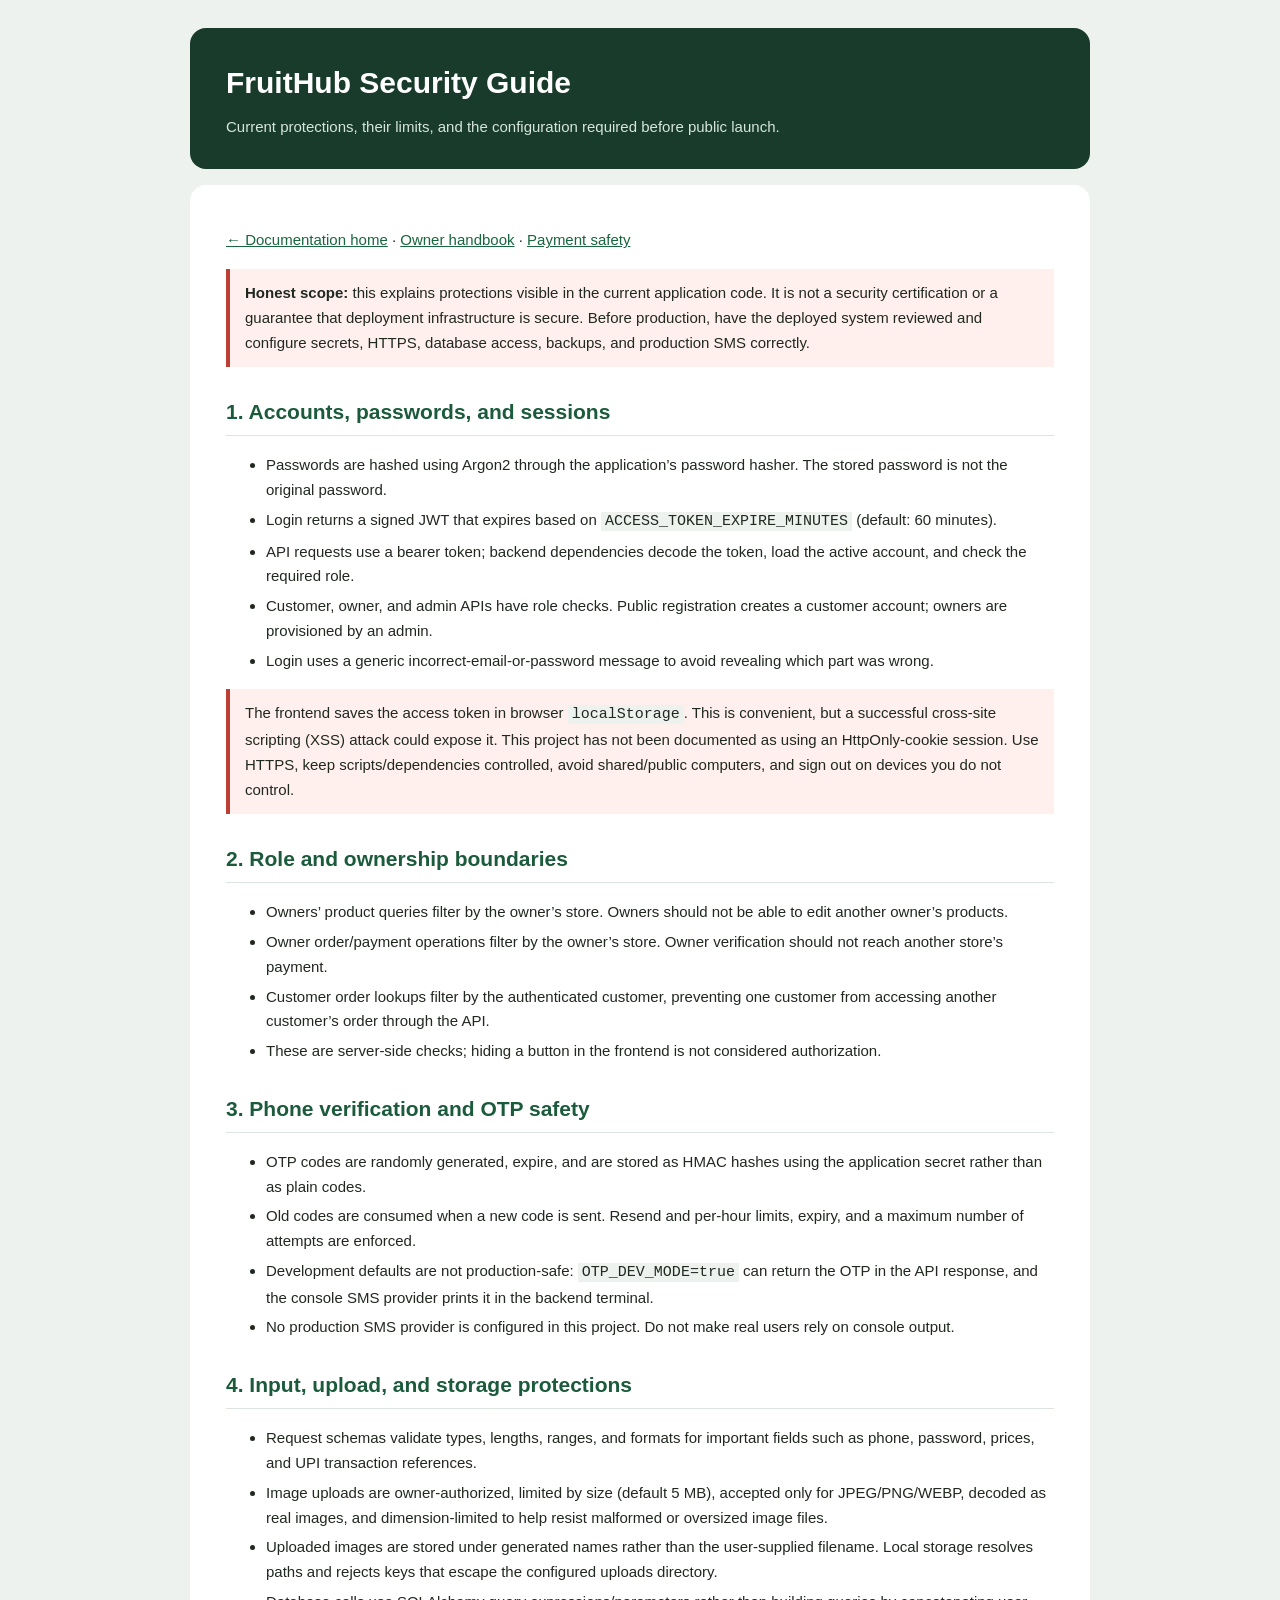
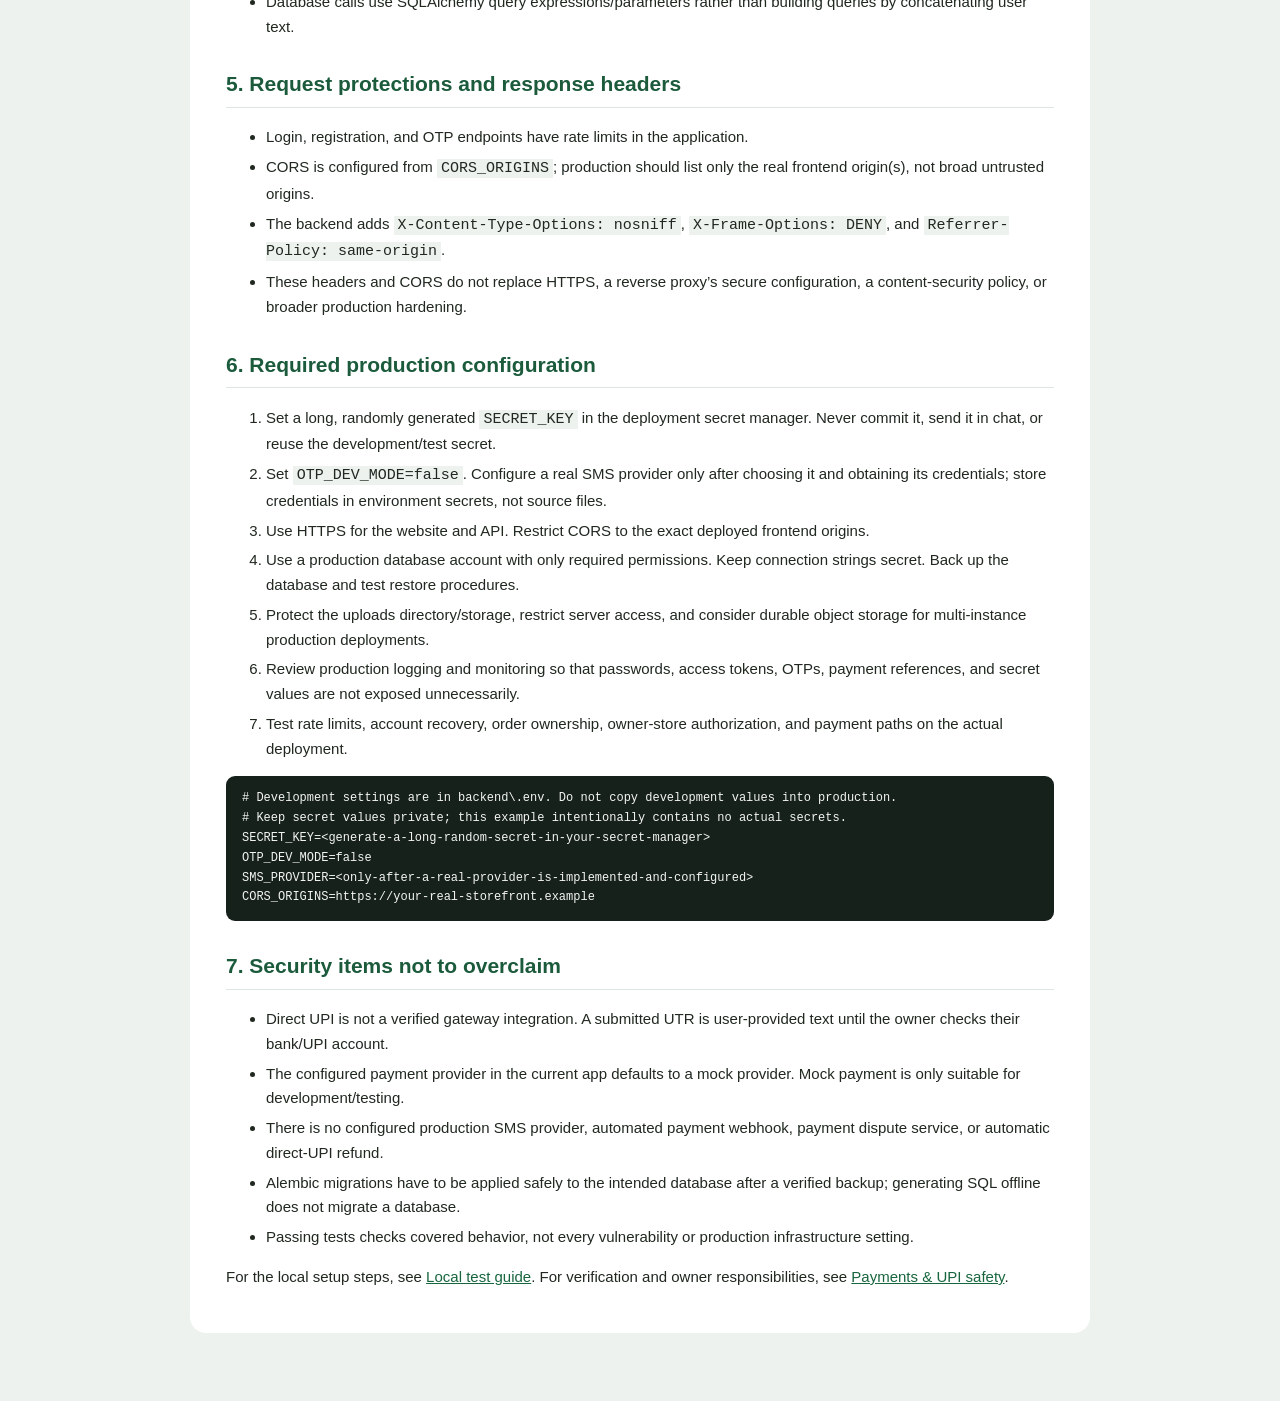
<file: docs/security.html>
<!DOCTYPE html>
<html lang="en">
<head>
  <meta charset="utf-8">
  <meta name="viewport" content="width=device-width, initial-scale=1">
  <title>FruitHub security guide</title>
  <style>
    :root { font: 15px/1.65 "Segoe UI", Arial, sans-serif; color: #202820; background: #edf2ee; }
    * { box-sizing: border-box; }
    body { max-width: 940px; margin: 28px auto; padding: 0 20px 40px; }
    header { background: #183b2b; color: white; padding: 30px 36px; border-radius: 16px; }
    header h1 { margin: 0 0 7px; }
    header p { margin: 0; color: #d7e6dc; }
    main { background: white; padding: 28px 36px; border-radius: 16px; margin-top: 16px; }
    h2 { color: #1b5b3c; font-size: 21px; border-bottom: 1px solid #dce6df; padding-bottom: 5px; margin-top: 28px; }
    h3 { margin: 18px 0 5px; font-size: 17px; }
    li { margin: 5px 0; }
    code, pre { font-family: Consolas, "Courier New", monospace; }
    code { background: #edf2ee; padding: 1px 4px; overflow-wrap: anywhere; }
    pre { color: #f3f5f3; background: #17211b; white-space: pre-wrap; overflow-wrap: anywhere; padding: 13px 16px; border-radius: 9px; font-size: 12px; }
    .notice { border-left: 4px solid #bd3e35; background: #fff0ed; padding: 12px 15px; margin: 16px 0; }
    .good { border-color: #27804f; background: #edf8f0; }
    a { color: #17663e; }
    @media print { :root { background: white; font-size: 11pt; } body { margin: 0; padding: 0; } header, main { border-radius: 0; margin: 0; padding: 18px 28px; } pre, .notice { break-inside: avoid; } a { color: inherit; } }
  </style>
</head>
<body>
  <header><h1>FruitHub Security Guide</h1><p>Current protections, their limits, and the configuration required before public launch.</p></header>
  <main>
    <p><a href="index.html">← Documentation home</a> · <a href="owner-guide.html">Owner handbook</a> · <a href="payments.html">Payment safety</a></p>
    <div class="notice"><strong>Honest scope:</strong> this explains protections visible in the current application code. It is not a security certification or a guarantee that deployment infrastructure is secure. Before production, have the deployed system reviewed and configure secrets, HTTPS, database access, backups, and production SMS correctly.</div>

    <h2>1. Accounts, passwords, and sessions</h2>
    <ul>
      <li>Passwords are hashed using Argon2 through the application’s password hasher. The stored password is not the original password.</li>
      <li>Login returns a signed JWT that expires based on <code>ACCESS_TOKEN_EXPIRE_MINUTES</code> (default: 60 minutes).</li>
      <li>API requests use a bearer token; backend dependencies decode the token, load the active account, and check the required role.</li>
      <li>Customer, owner, and admin APIs have role checks. Public registration creates a customer account; owners are provisioned by an admin.</li>
      <li>Login uses a generic incorrect-email-or-password message to avoid revealing which part was wrong.</li>
    </ul>
    <div class="notice">The frontend saves the access token in browser <code>localStorage</code>. This is convenient, but a successful cross-site scripting (XSS) attack could expose it. This project has not been documented as using an HttpOnly-cookie session. Use HTTPS, keep scripts/dependencies controlled, avoid shared/public computers, and sign out on devices you do not control.</div>

    <h2>2. Role and ownership boundaries</h2>
    <ul>
      <li>Owners’ product queries filter by the owner’s store. Owners should not be able to edit another owner’s products.</li>
      <li>Owner order/payment operations filter by the owner’s store. Owner verification should not reach another store’s payment.</li>
      <li>Customer order lookups filter by the authenticated customer, preventing one customer from accessing another customer’s order through the API.</li>
      <li>These are server-side checks; hiding a button in the frontend is not considered authorization.</li>
    </ul>

    <h2>3. Phone verification and OTP safety</h2>
    <ul>
      <li>OTP codes are randomly generated, expire, and are stored as HMAC hashes using the application secret rather than as plain codes.</li>
      <li>Old codes are consumed when a new code is sent. Resend and per-hour limits, expiry, and a maximum number of attempts are enforced.</li>
      <li>Development defaults are not production-safe: <code>OTP_DEV_MODE=true</code> can return the OTP in the API response, and the console SMS provider prints it in the backend terminal.</li>
      <li>No production SMS provider is configured in this project. Do not make real users rely on console output.</li>
    </ul>

    <h2>4. Input, upload, and storage protections</h2>
    <ul>
      <li>Request schemas validate types, lengths, ranges, and formats for important fields such as phone, password, prices, and UPI transaction references.</li>
      <li>Image uploads are owner-authorized, limited by size (default 5 MB), accepted only for JPEG/PNG/WEBP, decoded as real images, and dimension-limited to help resist malformed or oversized image files.</li>
      <li>Uploaded images are stored under generated names rather than the user-supplied filename. Local storage resolves paths and rejects keys that escape the configured uploads directory.</li>
      <li>Database calls use SQLAlchemy query expressions/parameters rather than building queries by concatenating user text.</li>
    </ul>

    <h2>5. Request protections and response headers</h2>
    <ul>
      <li>Login, registration, and OTP endpoints have rate limits in the application.</li>
      <li>CORS is configured from <code>CORS_ORIGINS</code>; production should list only the real frontend origin(s), not broad untrusted origins.</li>
      <li>The backend adds <code>X-Content-Type-Options: nosniff</code>, <code>X-Frame-Options: DENY</code>, and <code>Referrer-Policy: same-origin</code>.</li>
      <li>These headers and CORS do not replace HTTPS, a reverse proxy’s secure configuration, a content-security policy, or broader production hardening.</li>
    </ul>

    <h2>6. Required production configuration</h2>
    <ol>
      <li>Set a long, randomly generated <code>SECRET_KEY</code> in the deployment secret manager. Never commit it, send it in chat, or reuse the development/test secret.</li>
      <li>Set <code>OTP_DEV_MODE=false</code>. Configure a real SMS provider only after choosing it and obtaining its credentials; store credentials in environment secrets, not source files.</li>
      <li>Use HTTPS for the website and API. Restrict CORS to the exact deployed frontend origins.</li>
      <li>Use a production database account with only required permissions. Keep connection strings secret. Back up the database and test restore procedures.</li>
      <li>Protect the uploads directory/storage, restrict server access, and consider durable object storage for multi-instance production deployments.</li>
      <li>Review production logging and monitoring so that passwords, access tokens, OTPs, payment references, and secret values are not exposed unnecessarily.</li>
      <li>Test rate limits, account recovery, order ownership, owner-store authorization, and payment paths on the actual deployment.</li>
    </ol>
    <pre># Development settings are in backend\.env. Do not copy development values into production.
# Keep secret values private; this example intentionally contains no actual secrets.
SECRET_KEY=&lt;generate-a-long-random-secret-in-your-secret-manager&gt;
OTP_DEV_MODE=false
SMS_PROVIDER=&lt;only-after-a-real-provider-is-implemented-and-configured&gt;
CORS_ORIGINS=https://your-real-storefront.example</pre>

    <h2>7. Security items not to overclaim</h2>
    <ul>
      <li>Direct UPI is not a verified gateway integration. A submitted UTR is user-provided text until the owner checks their bank/UPI account.</li>
      <li>The configured payment provider in the current app defaults to a mock provider. Mock payment is only suitable for development/testing.</li>
      <li>There is no configured production SMS provider, automated payment webhook, payment dispute service, or automatic direct-UPI refund.</li>
      <li>Alembic migrations have to be applied safely to the intended database after a verified backup; generating SQL offline does not migrate a database.</li>
      <li>Passing tests checks covered behavior, not every vulnerability or production infrastructure setting.</li>
    </ul>
    <p>For the local setup steps, see <a href="FruitHub-Local-Test-Guide.html">Local test guide</a>. For verification and owner responsibilities, see <a href="payments.html">Payments &amp; UPI safety</a>.</p>
  </main>
</body>
</html>
</file>
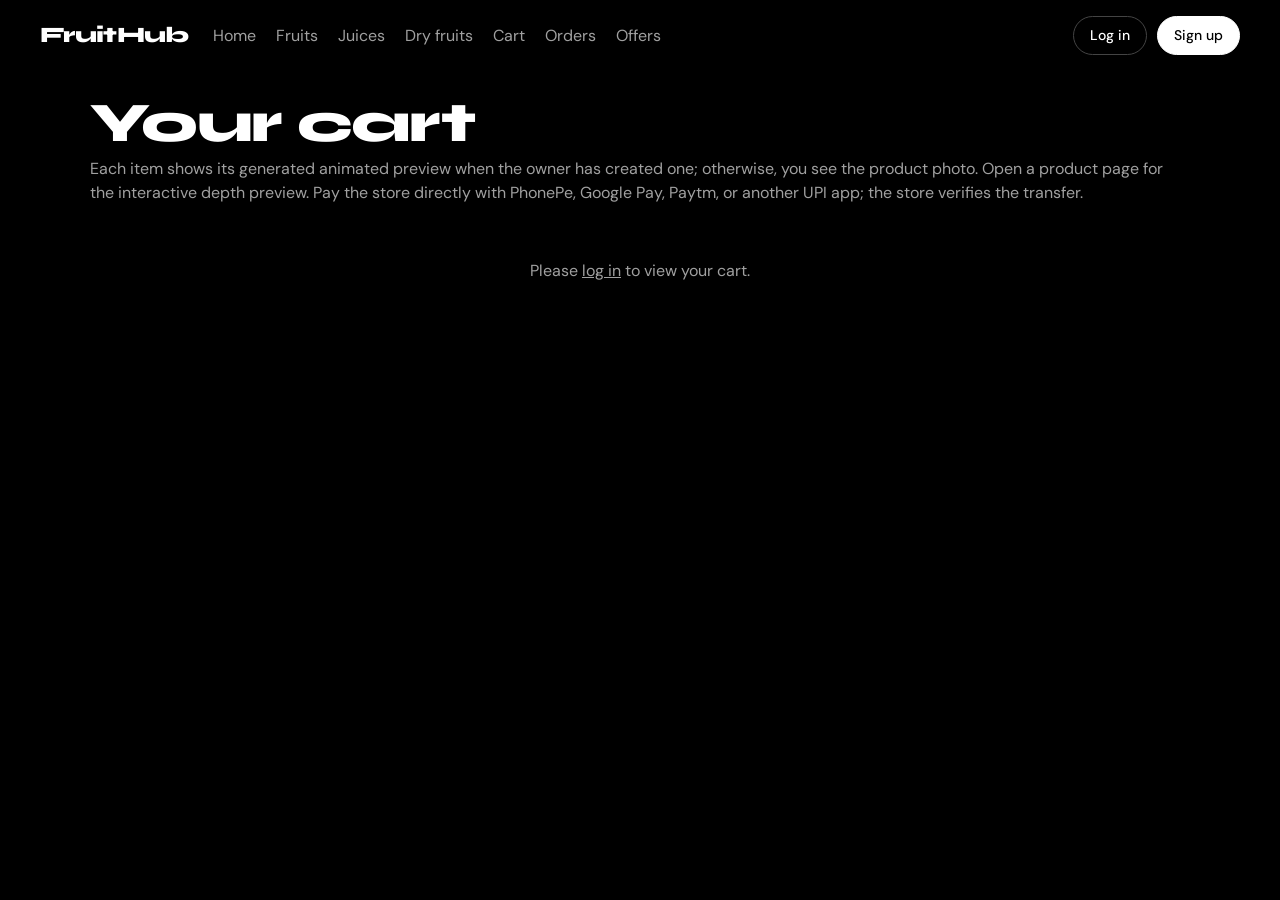
<file: frontend/pages/cart.html>
<!DOCTYPE html>
<html lang="en">
<head>
  <meta charset="utf-8">
  <meta name="viewport" content="width=device-width, initial-scale=1, viewport-fit=cover">
  <title>Your cart | FruitHub</title>
  <link rel="preconnect" href="https://fonts.googleapis.com">
  <link rel="preconnect" href="https://fonts.gstatic.com" crossorigin>
  <link href="https://fonts.googleapis.com/css2?family=Syne:wght@700;800&family=DM+Sans:wght@400;500&display=swap" rel="stylesheet">
  <link rel="stylesheet" href="../css/base.css">
  <link rel="stylesheet" href="../css/shop.css">
</head>
<body>
  <div id="site-header"></div>
  <main class="page">
    <h1 class="page-title d">Your cart</h1>
    <p class="page-sub">Each item shows its generated animated preview when the owner has created one; otherwise, you see the product photo. Open a product page for the interactive depth preview. Pay the store directly with PhonePe, Google Pay, Paytm, or another UPI app; the store verifies the transfer.</p>
    <div id="cart-items"></div>
    <section class="checkout-box" id="checkout-box" hidden>
      <h2 class="sec">Delivery address</h2>
      <label class="sel">Saved address
        <select id="address-select"></select>
      </label>
      <p id="address-delivery" class="text" aria-live="polite"></p>
      <label class="check external-ack" id="external-ack-wrap" hidden>
        <input type="checkbox" id="external-ack">
        I understand the seller cannot deliver to this address. I will arrange and pay for delivery separately.
      </label>
      <form id="new-address-form" class="address-form" hidden>
        <h3>Add a complete address</h3>
        <label class="field"><span>Address label</span><input name="label" value="Home" required></label>
        <label class="field"><span>Street address</span><input name="line1" minlength="3" required></label>
        <label class="field"><span>City</span><input name="city" minlength="2" required></label>
        <label class="field"><span>6-digit pincode</span><input name="pincode" pattern="[0-9]{6}" required></label>
        <label class="field"><span>Latitude</span><input name="latitude" type="number" step="any" min="-90" max="90" required></label>
        <label class="field"><span>Longitude</span><input name="longitude" type="number" step="any" min="-180" max="180" required></label>
        <button class="btn" type="submit">Save address</button>
      </form>
      <button class="btn" id="show-address-form" type="button">Add another address</button>
      <div class="cart-total" id="cart-total"></div>
      <button class="btn solid" id="place-order" type="button" disabled>Pay for products</button>
      <p class="text" id="checkout-message" role="status"></p>
      <section class="upi-payment" id="upi-payment" hidden>
        <h2>Pay the store by UPI</h2>
        <p>Pay <b id="upi-amount"></b> directly to <b id="upi-payee"></b>.</p>
        <p>UPI ID: <code id="upi-vpa"></code> <button class="btn small" id="copy-upi" type="button">Copy UPI ID</button></p>
        <a class="btn solid" id="upi-launch" href="#" rel="noopener">Open PhonePe, Google Pay, Paytm or another UPI app</a>
        <p class="text">On a phone, your device opens an installed app that supports UPI links. If no app opens, copy the UPI ID and amount, then pay from your UPI app manually.</p>
        <p class="text">After paying, enter the transaction reference shown by your UPI app. Your order remains unpaid until the store verifies the transfer.</p>
        <form id="upi-reference-form" class="address-form">
          <label class="field"><span>UPI transaction reference / UTR</span>
            <input name="transaction_reference" minlength="6" maxlength="50" pattern="[A-Za-z0-9/-]+" required>
          </label>
          <button class="btn" type="submit">Submit reference for verification</button>
        </form>
      </section>
      <a class="btn" id="orders-link" href="orders.html" hidden>View my orders</a>
    </section>
  </main>
  <script type="module" src="../js/pages/cart.js"></script>
</body>
</html>
</file>
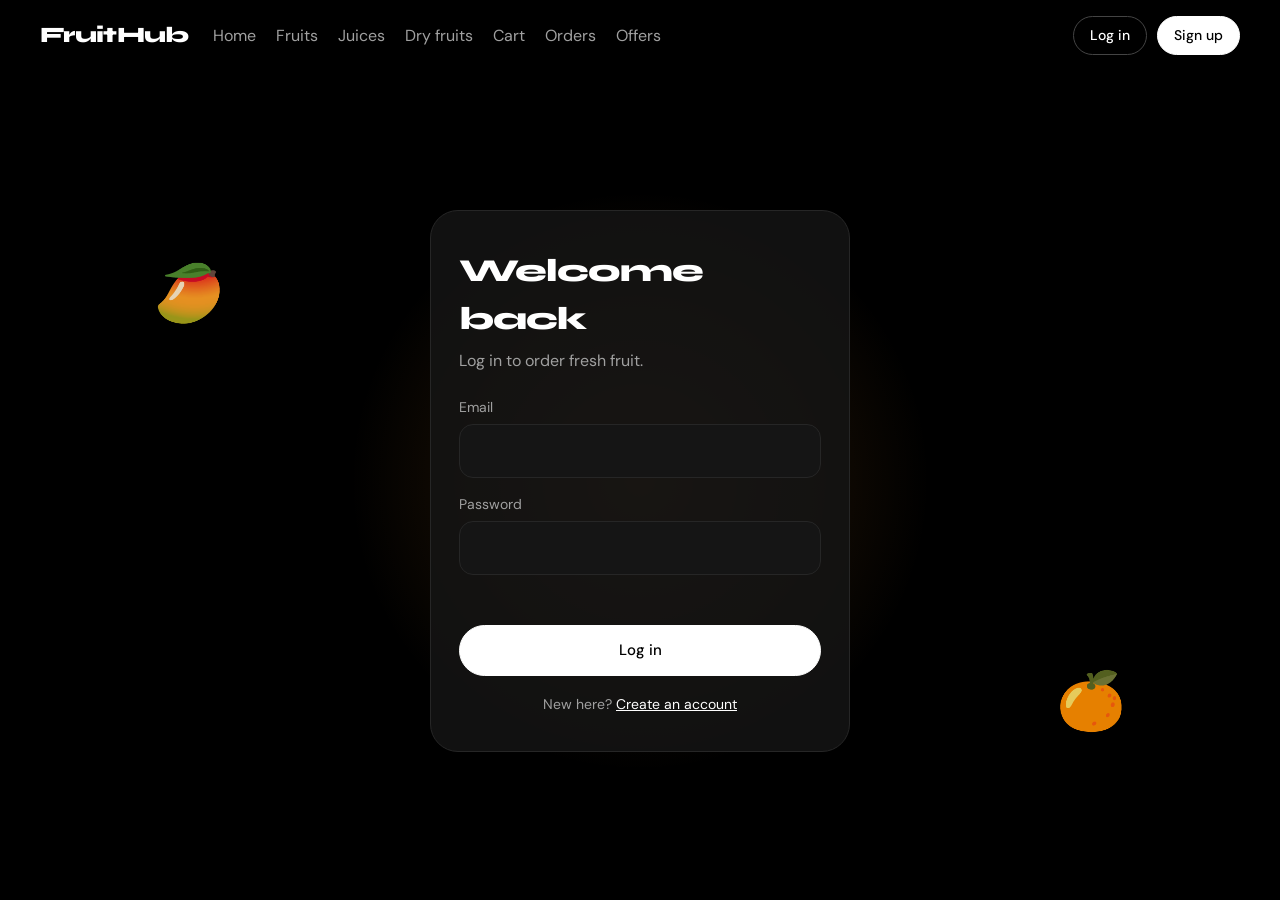
<file: frontend/pages/login.html>
<!DOCTYPE html>
<html lang="en">
<head>
  <meta charset="utf-8">
  <meta name="viewport" content="width=device-width, initial-scale=1, viewport-fit=cover">
  <title>Log in | FruitHub</title>
  <link rel="preconnect" href="https://fonts.googleapis.com">
  <link rel="preconnect" href="https://fonts.gstatic.com" crossorigin>
  <link href="https://fonts.googleapis.com/css2?family=Syne:wght@700;800&family=DM+Sans:wght@400;500&display=swap" rel="stylesheet">
  <link rel="stylesheet" href="../css/base.css">
</head>
<body>
  <div id="site-header"></div>
  <main class="auth">
    <div class="glow"></div>
    <span class="floaty a" aria-hidden="true">🥭</span>
    <span class="floaty b" aria-hidden="true">🍊</span>
    <section class="auth-card">
      <h1 class="d">Welcome back</h1>
      <p class="lead">Log in to order fresh fruit.</p>
      <form id="login-form" novalidate>
        <label class="field"><span>Email</span>
          <input type="email" name="email" autocomplete="email" required>
        </label>
        <label class="field"><span>Password</span>
          <input type="password" name="password" autocomplete="current-password" required>
        </label>
        <div class="form-error" id="form-error" role="alert"></div>
        <button class="btn solid" type="submit" id="submit-btn">Log in</button>
      </form>
      <p class="alt">New here? <a href="register.html">Create an account</a></p>
    </section>
  </main>
  <script type="module" src="../js/pages/login.js"></script>
</body>
</html>
</file>
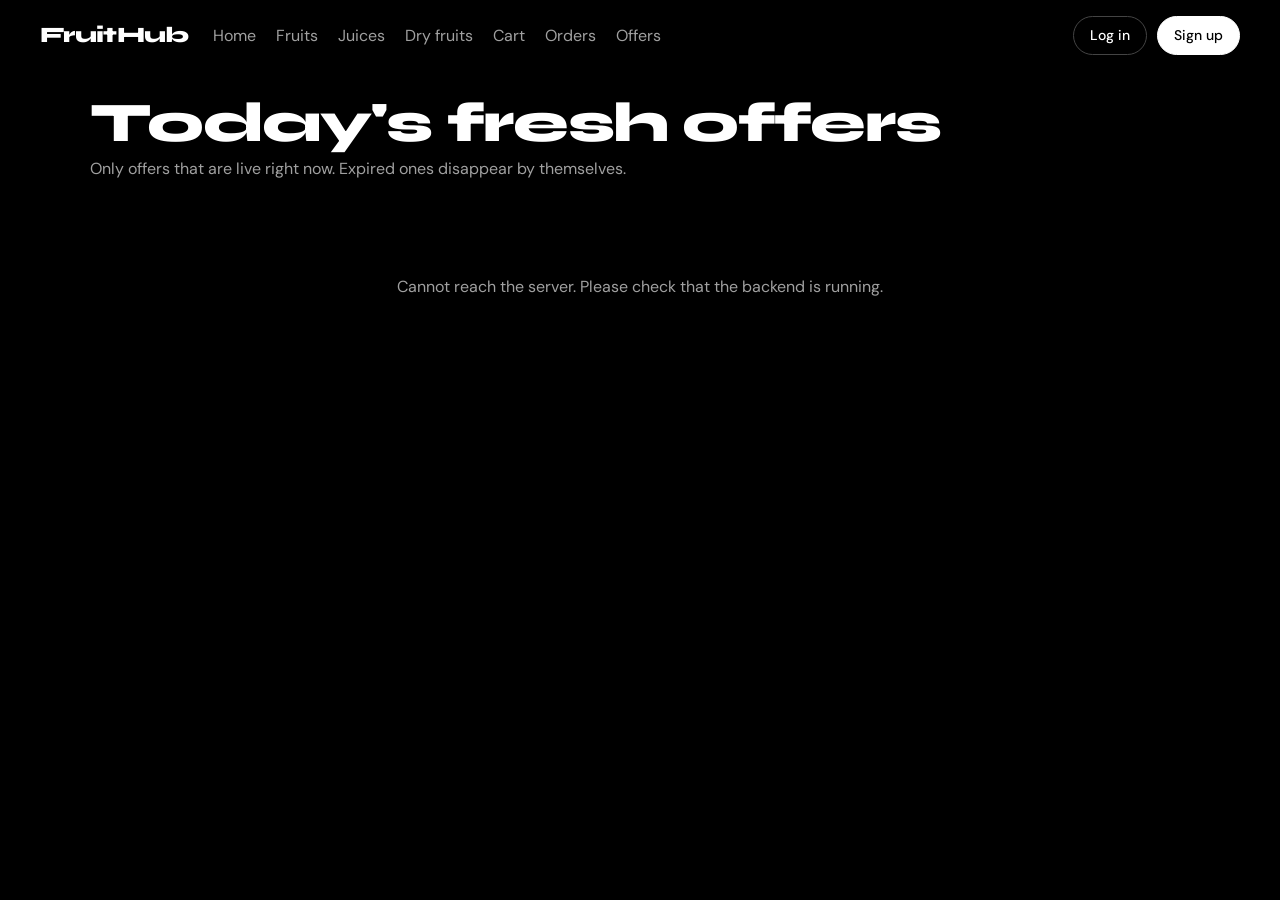
<file: frontend/pages/offers.html>
<!DOCTYPE html>
<html lang="en">
<head>
  <meta charset="utf-8">
  <meta name="viewport" content="width=device-width, initial-scale=1, viewport-fit=cover">
  <title>Offers | FruitHub</title>
  <link rel="preconnect" href="https://fonts.googleapis.com">
  <link rel="preconnect" href="https://fonts.gstatic.com" crossorigin>
  <link href="https://fonts.googleapis.com/css2?family=Syne:wght@700;800&family=DM+Sans:wght@400;500&display=swap" rel="stylesheet">
  <link rel="stylesheet" href="../css/base.css">
  <link rel="stylesheet" href="../css/shop.css">
</head>
<body>
  <div id="site-header"></div>
  <main class="page">
    <h1 class="page-title d">Today's fresh offers</h1>
    <p class="page-sub">Only offers that are live right now. Expired ones disappear by themselves.</p>
    <div id="offers" class="offers"></div>
    <div class="pgrid" id="grid"></div>
  </main>
  <script type="module" src="../js/pages/offers.js"></script>
</body>
</html>
</file>
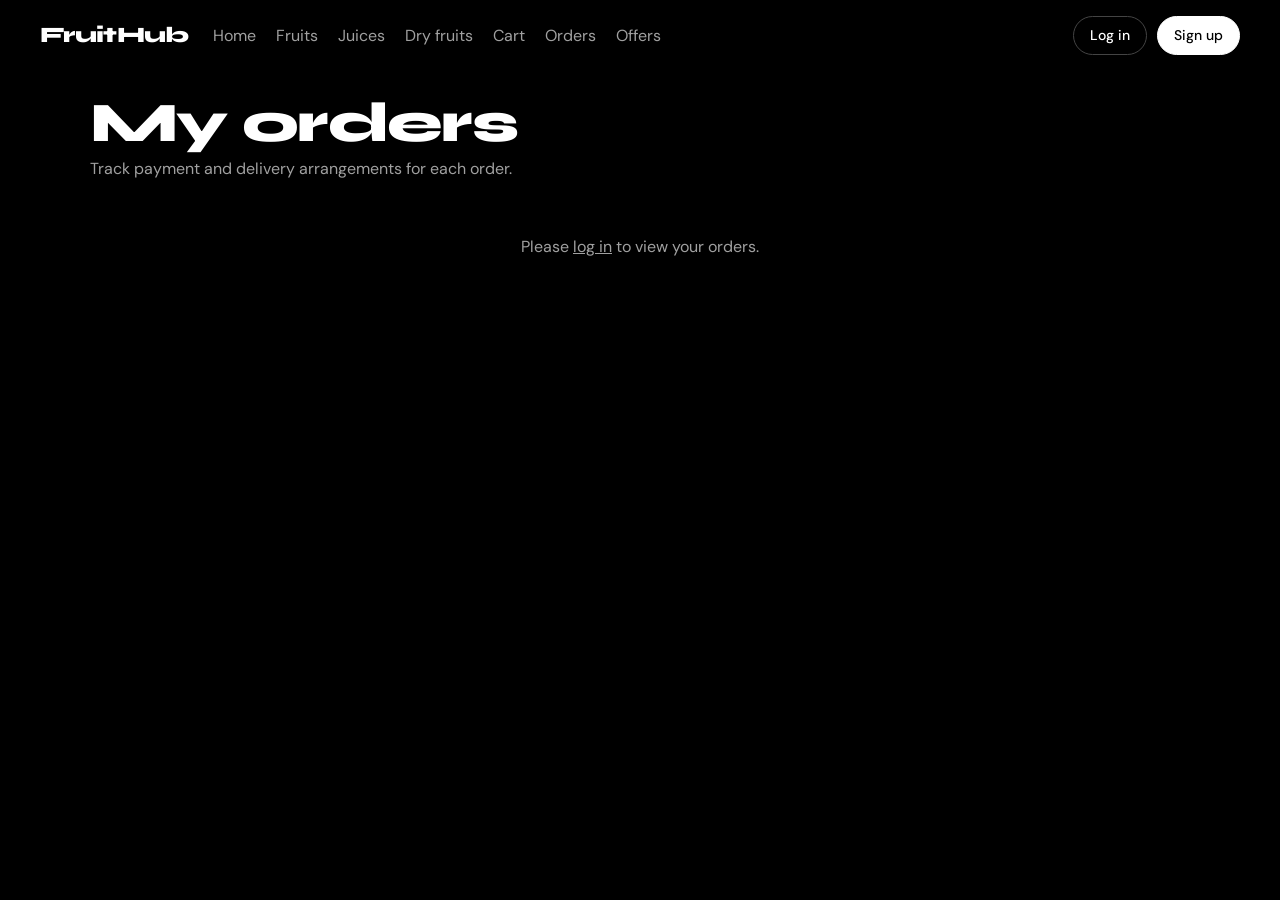
<file: frontend/pages/orders.html>
<!DOCTYPE html>
<html lang="en">
<head>
  <meta charset="utf-8">
  <meta name="viewport" content="width=device-width, initial-scale=1, viewport-fit=cover">
  <title>My orders | FruitHub</title>
  <link rel="preconnect" href="https://fonts.googleapis.com">
  <link rel="preconnect" href="https://fonts.gstatic.com" crossorigin>
  <link href="https://fonts.googleapis.com/css2?family=Syne:wght@700;800&family=DM+Sans:wght@400;500&display=swap" rel="stylesheet">
  <link rel="stylesheet" href="../css/base.css">
  <link rel="stylesheet" href="../css/shop.css">
</head>
<body>
  <div id="site-header"></div>
  <main class="page">
    <h1 class="page-title d">My orders</h1>
    <p class="page-sub">Track payment and delivery arrangements for each order.</p>
    <div id="orders-list"><p class="empty">Loading orders…</p></div>
  </main>
  <script type="module" src="../js/pages/orders.js"></script>
</body>
</html>
</file>
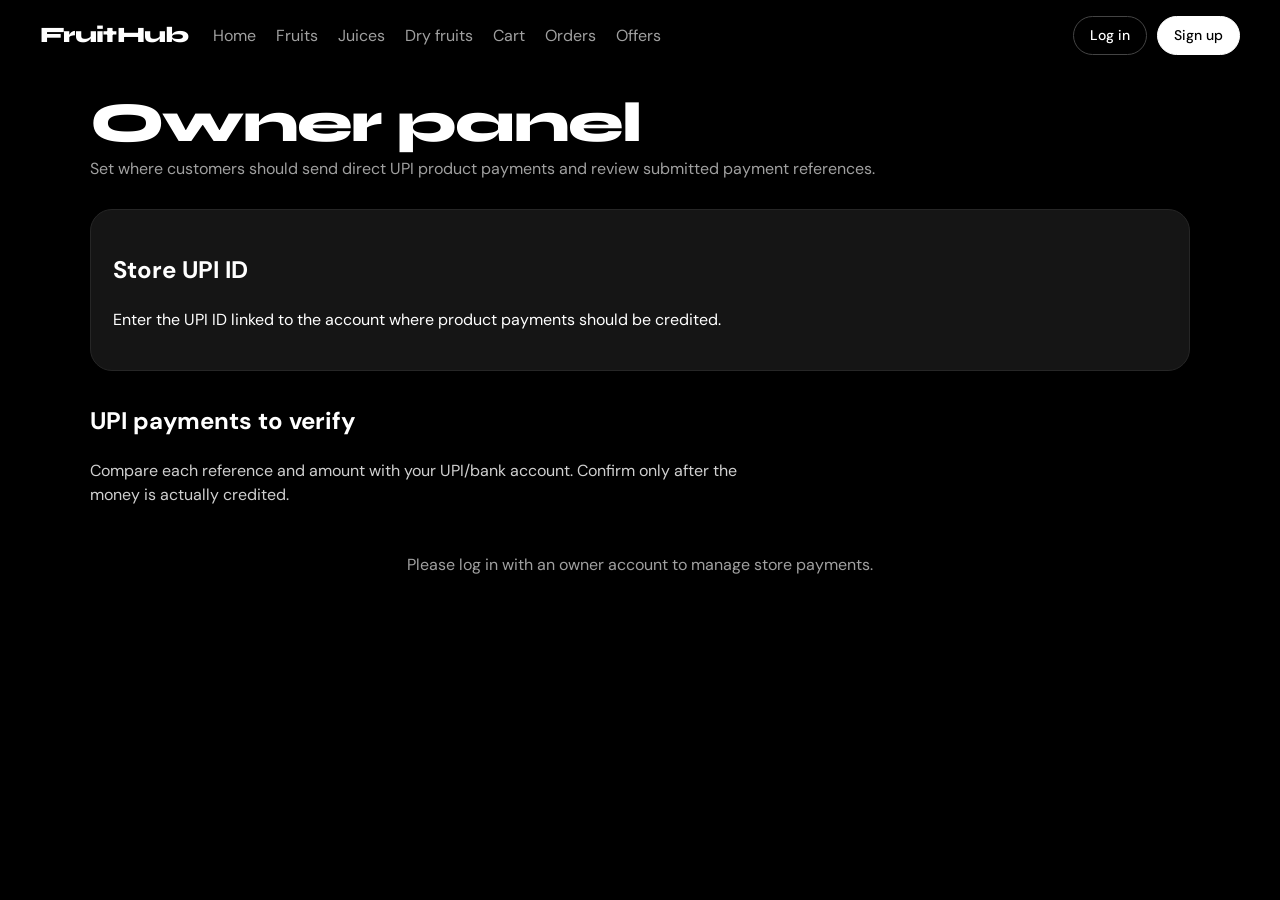
<file: frontend/pages/owner.html>
<!DOCTYPE html>
<html lang="en">
<head>
  <meta charset="utf-8">
  <meta name="viewport" content="width=device-width, initial-scale=1, viewport-fit=cover">
  <title>Owner panel | FruitHub</title>
  <link rel="preconnect" href="https://fonts.googleapis.com">
  <link rel="preconnect" href="https://fonts.gstatic.com" crossorigin>
  <link href="https://fonts.googleapis.com/css2?family=Syne:wght@700;800&family=DM+Sans:wght@400;500&display=swap" rel="stylesheet">
  <link rel="stylesheet" href="../css/base.css">
  <link rel="stylesheet" href="../css/shop.css">
</head>
<body>
  <div id="site-header"></div>
  <main class="page">
    <h1 class="page-title d">Owner panel</h1>
    <p class="page-sub">Set where customers should send direct UPI product payments and review submitted payment references.</p>
    <section class="checkout-box">
      <h2>Store UPI ID</h2>
      <p>Enter the UPI ID linked to the account where product payments should be credited.</p>
      <form id="upi-settings-form" class="address-form">
        <label class="field"><span>UPI ID / VPA</span>
          <input name="upi_vpa" maxlength="128" pattern="[A-Za-z0-9][A-Za-z0-9._-]{0,63}@[A-Za-z0-9][A-Za-z0-9.-]{0,63}" placeholder="name@bank" required>
        </label>
        <button class="btn solid" type="submit">Save UPI ID</button>
      </form>
      <p id="owner-message" class="text" role="status"></p>
    </section>
    <section class="owner-payments">
      <h2>UPI payments to verify</h2>
      <p class="text">Compare each reference and amount with your UPI/bank account. Confirm only after the money is actually credited.</p>
      <div id="manual-payments"><p class="empty">Loading payment references…</p></div>
    </section>
  </main>
  <script type="module" src="../js/pages/owner.js"></script>
</body>
</html>
</file>
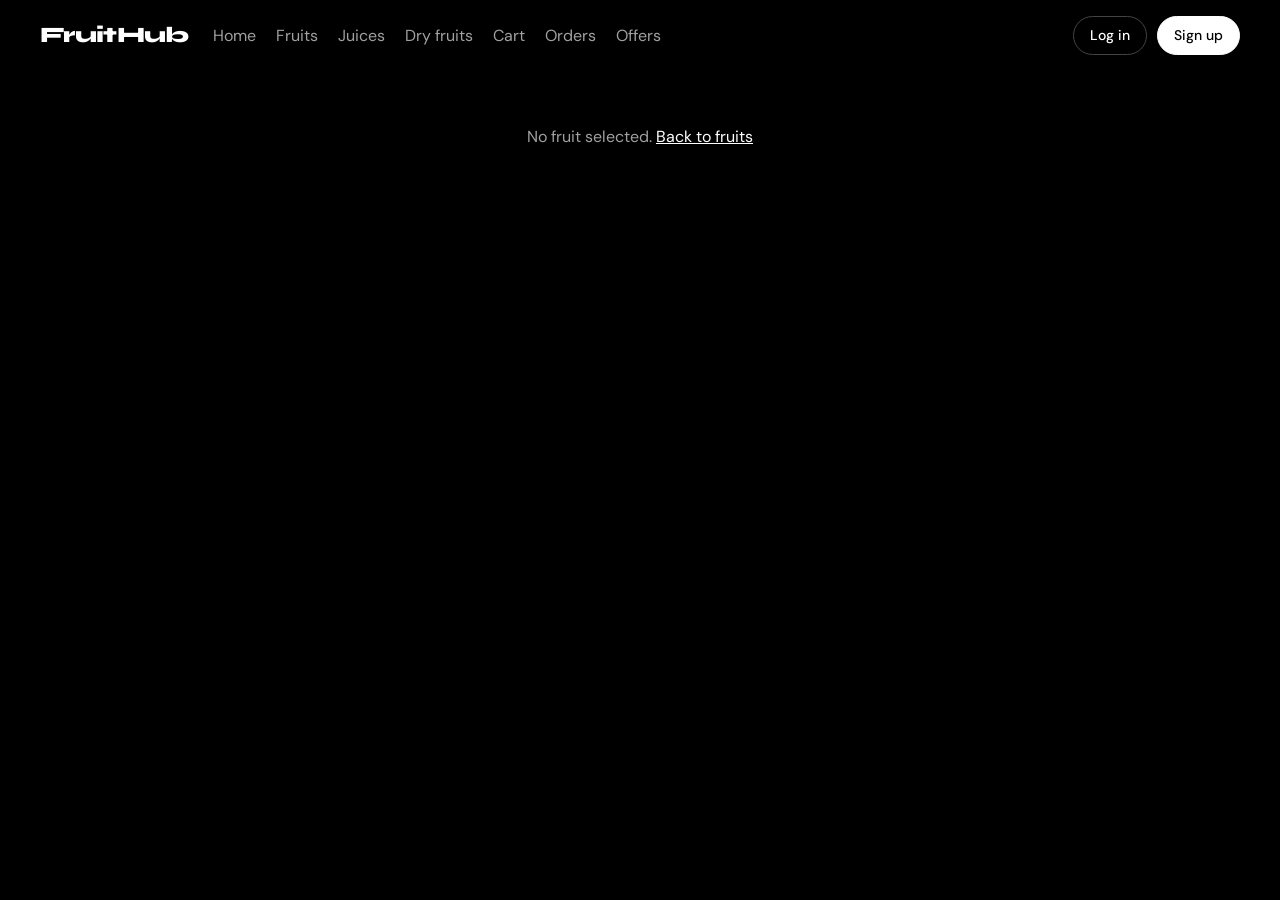
<file: frontend/pages/product.html>
<!DOCTYPE html>
<html lang="en">
<head>
  <meta charset="utf-8">
  <meta name="viewport" content="width=device-width, initial-scale=1, viewport-fit=cover">
  <title>Fruit | FruitHub</title>
  <link rel="preconnect" href="https://fonts.googleapis.com">
  <link rel="preconnect" href="https://fonts.gstatic.com" crossorigin>
  <link href="https://fonts.googleapis.com/css2?family=Syne:wght@700;800&family=DM+Sans:wght@400;500&display=swap" rel="stylesheet">
  <link rel="stylesheet" href="../css/base.css">
  <link rel="stylesheet" href="../css/shop.css">
  <script type="importmap">
  {
    "imports": {
      "three": "https://cdn.jsdelivr.net/npm/three@0.160.0/build/three.module.js",
      "three/addons/": "https://cdn.jsdelivr.net/npm/three@0.160.0/examples/jsm/"
    }
  }
  </script>
</head>
<body>
  <div id="site-header"></div>
  <main class="page" id="page">
    <p class="empty" id="loading">Loading...</p>
  </main>
  <script type="module" src="../js/pages/product.js"></script>
</body>
</html>
</file>
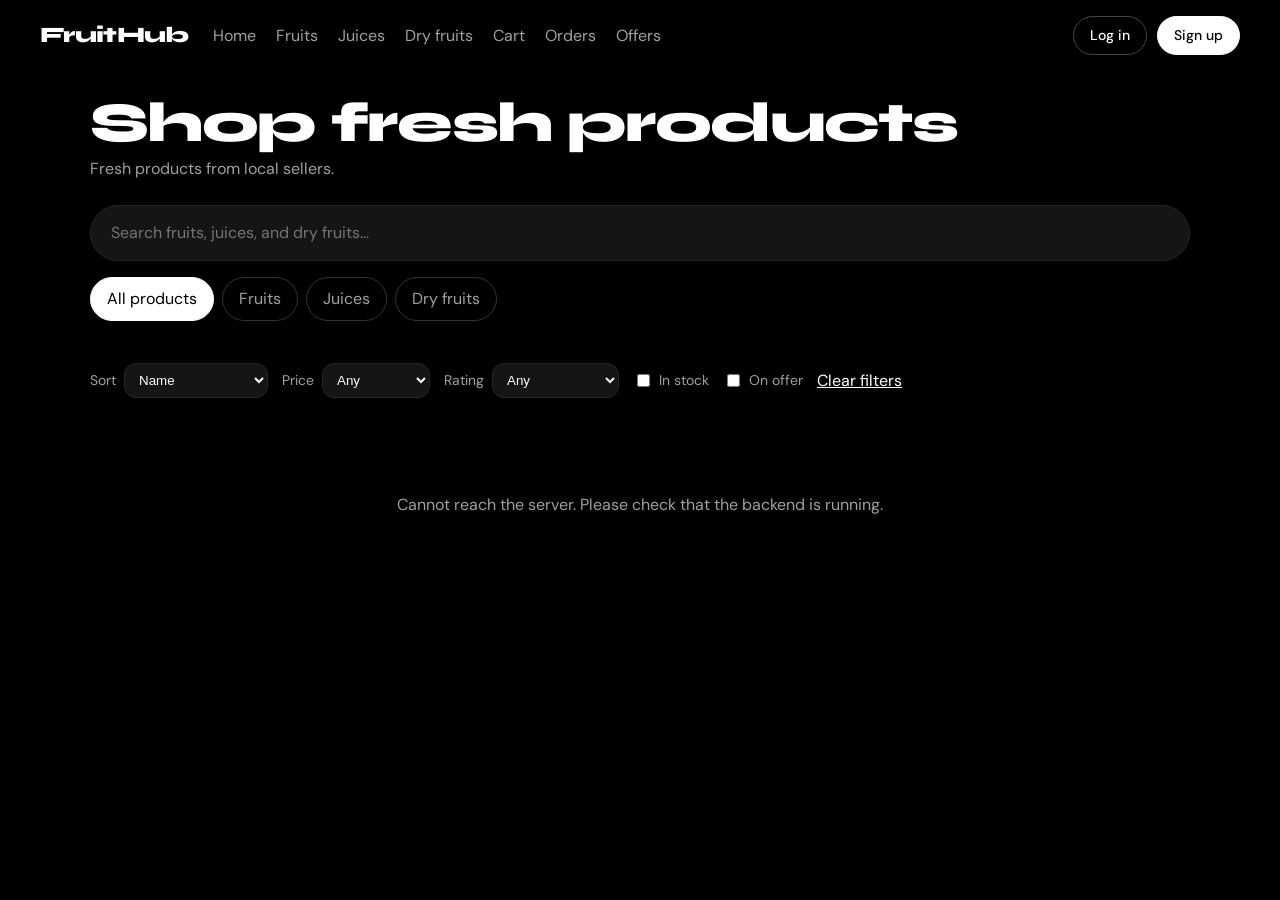
<file: frontend/pages/products.html>
<!DOCTYPE html>
<html lang="en">
<head>
  <meta charset="utf-8">
  <meta name="viewport" content="width=device-width, initial-scale=1, viewport-fit=cover">
  <title>Shop | FruitHub</title>
  <link rel="preconnect" href="https://fonts.googleapis.com">
  <link rel="preconnect" href="https://fonts.gstatic.com" crossorigin>
  <link href="https://fonts.googleapis.com/css2?family=Syne:wght@700;800&family=DM+Sans:wght@400;500&display=swap" rel="stylesheet">
  <link rel="stylesheet" href="../css/base.css">
  <link rel="stylesheet" href="../css/shop.css">
</head>
<body>
  <div id="site-header"></div>
  <main class="page">
    <h1 class="page-title d" id="page-title">Shop fresh products</h1>
    <p class="page-sub" id="page-sub">Fresh products from local sellers. Delivery options are confirmed at checkout.</p>

    <div class="search"><input id="search" type="search" placeholder="Search fruits, juices, and dry fruits..." aria-label="Search products" autocomplete="off"></div>
    <div class="chips" id="type-chips" role="tablist" aria-label="Product types"></div>
    <div class="chips" id="chips" role="tablist" aria-label="Categories"></div>

    <div class="filters">
      <label class="sel"><span>Sort</span>
        <select id="sort">
          <option value="name">Name</option>
          <option value="price_asc">Price: low to high</option>
          <option value="price_desc">Price: high to low</option>
          <option value="rating">Best rated</option>
          <option value="newest">Newest</option>
        </select>
      </label>
      <label class="sel"><span>Price</span>
        <select id="max_price">
          <option value="">Any</option>
          <option value="60">Up to ₹60</option>
          <option value="100">Up to ₹100</option>
          <option value="150">Up to ₹150</option>
          <option value="250">Up to ₹250</option>
        </select>
      </label>
      <label class="sel"><span>Rating</span>
        <select id="min_rating">
          <option value="">Any</option>
          <option value="3">3 stars and up</option>
          <option value="4">4 stars and up</option>
        </select>
      </label>
      <label class="check"><input type="checkbox" id="available"> In stock</label>
      <label class="check"><input type="checkbox" id="has_offer"> On offer</label>
      <button class="link-btn" id="reset" type="button">Clear filters</button>
    </div>

    <p class="count" id="count" aria-live="polite"></p>
    <div class="pgrid" id="grid"></div>
    <div class="pager" id="pager"></div>
  </main>
  <script type="module" src="../js/pages/products.js"></script>
</body>
</html>
</file>
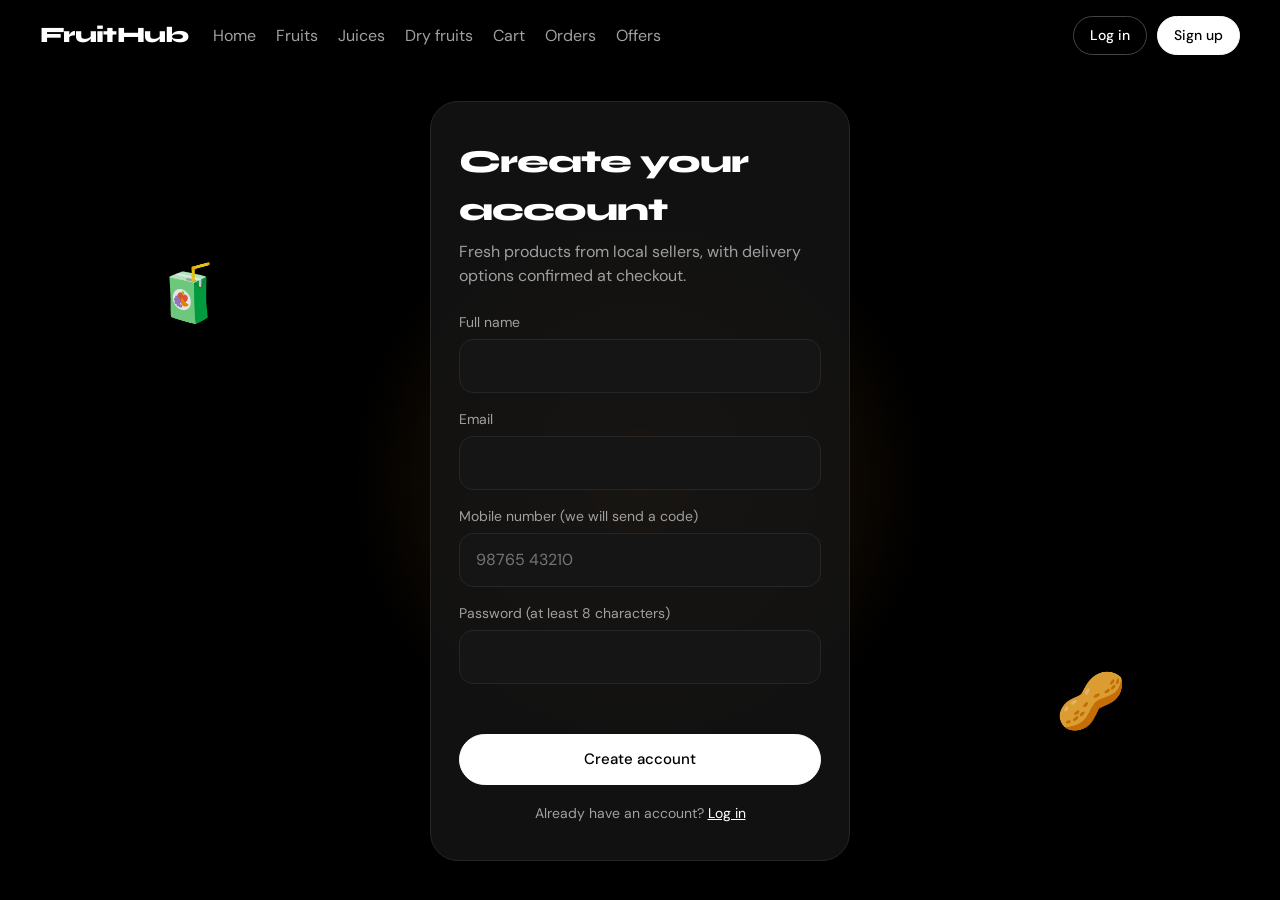
<file: frontend/pages/register.html>
<!DOCTYPE html>
<html lang="en">
<head>
  <meta charset="utf-8">
  <meta name="viewport" content="width=device-width, initial-scale=1, viewport-fit=cover">
  <title>Sign up | FruitHub</title>
  <link rel="preconnect" href="https://fonts.googleapis.com">
  <link rel="preconnect" href="https://fonts.gstatic.com" crossorigin>
  <link href="https://fonts.googleapis.com/css2?family=Syne:wght@700;800&family=DM+Sans:wght@400;500&display=swap" rel="stylesheet">
  <link rel="stylesheet" href="../css/base.css">
</head>
<body>
  <div id="site-header"></div>
  <main class="auth">
    <div class="glow"></div>
    <span class="floaty a" aria-hidden="true">🧃</span>
    <span class="floaty b" aria-hidden="true">🥜</span>
    <section class="auth-card">
      <h1 class="d">Create your account</h1>
      <p class="lead">Fresh products from local sellers, with delivery options confirmed at checkout.</p>
      <form id="register-form" novalidate>
        <label class="field"><span>Full name</span>
          <input type="text" name="full_name" autocomplete="name" required>
        </label>
        <label class="field"><span>Email</span>
          <input type="email" name="email" autocomplete="email" required>
        </label>
        <label class="field"><span>Mobile number (we will send a code)</span>
          <input type="tel" name="phone" inputmode="numeric" autocomplete="tel" placeholder="98765 43210" required>
        </label>
        <label class="field"><span>Password (at least 8 characters)</span>
          <input type="password" name="password" autocomplete="new-password" required>
        </label>
        <div class="form-error" id="form-error" role="alert"></div>
        <button class="btn solid" type="submit" id="submit-btn">Create account</button>
      </form>
      <p class="alt">Already have an account? <a href="login.html">Log in</a></p>
    </section>
  </main>
  <script type="module" src="../js/pages/register.js"></script>
</body>
</html>
</file>
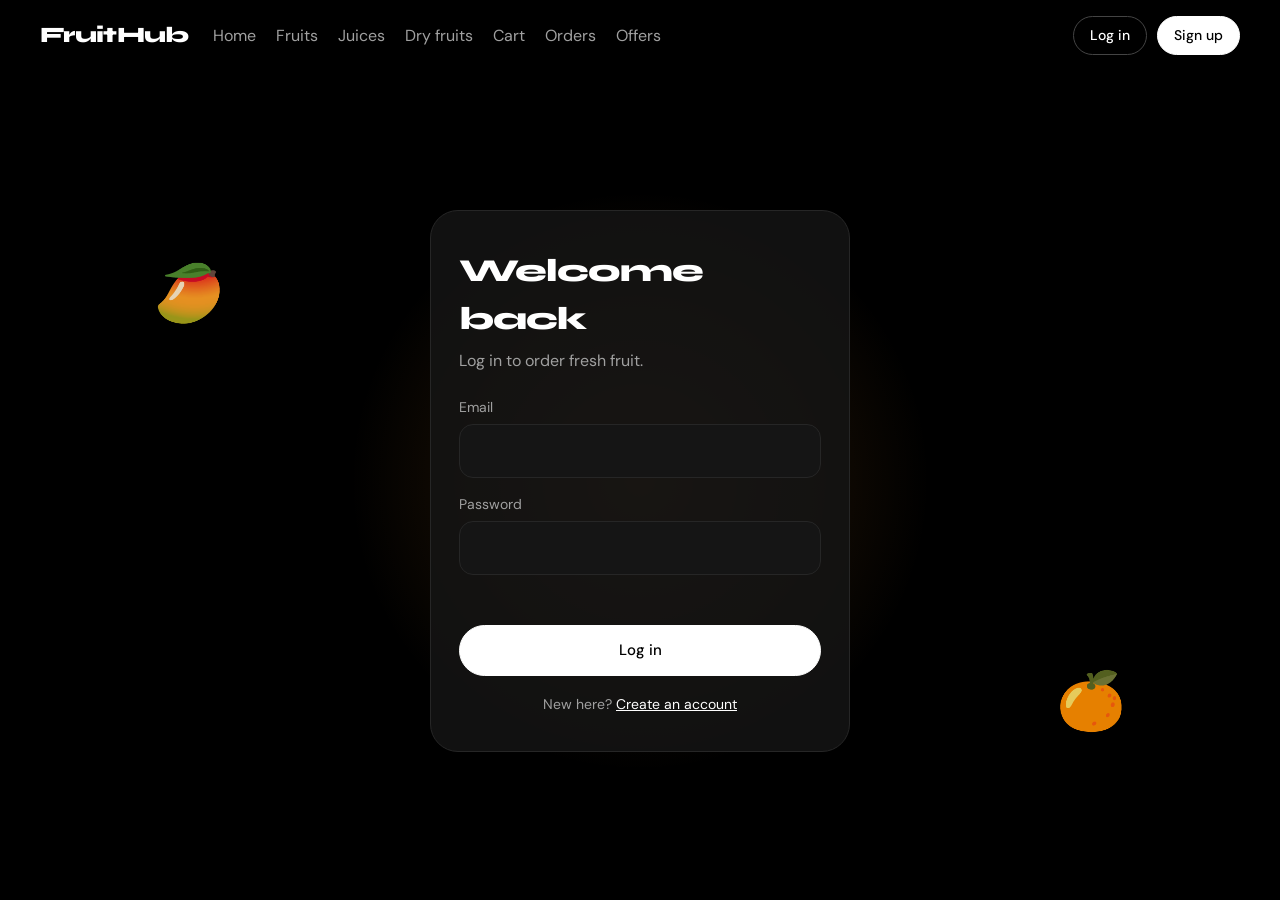
<file: frontend/pages/verify-phone.html>
<!DOCTYPE html>
<html lang="en">
<head>
  <meta charset="utf-8">
  <meta name="viewport" content="width=device-width, initial-scale=1, viewport-fit=cover">
  <title>Verify mobile | FruitHub</title>
  <link rel="preconnect" href="https://fonts.googleapis.com">
  <link rel="preconnect" href="https://fonts.gstatic.com" crossorigin>
  <link href="https://fonts.googleapis.com/css2?family=Syne:wght@700;800&family=DM+Sans:wght@400;500&display=swap" rel="stylesheet">
  <link rel="stylesheet" href="../css/base.css">
</head>
<body>
  <div id="site-header"></div>
  <main class="auth">
    <div class="glow"></div>
    <span class="floaty a" aria-hidden="true">📱</span>
    <span class="floaty b" aria-hidden="true">🍊</span>
    <section class="auth-card">
      <h1 class="d">Verify your mobile</h1>
      <p class="lead" id="lead">We sent a 6-digit code.</p>
      <div class="dev-box" id="dev-box" hidden></div>
      <form id="otp-form" novalidate>
        <label class="field"><span>Enter the code</span>
          <input class="otp-input" type="text" name="code" inputmode="numeric" maxlength="6"
                 autocomplete="one-time-code" placeholder="••••••" required>
        </label>
        <div class="form-error" id="form-error" role="alert"></div>
        <button class="btn solid" type="submit" id="submit-btn">Verify</button>
      </form>
      <p class="alt">Did not get it? <button class="link-btn" id="resend-btn" type="button" disabled>Resend code</button></p>
    </section>
  </main>
  <script type="module" src="../js/pages/verify.js"></script>
</body>
</html>
</file>
<file: frontend/css/base.css>
:root {
  --bg: #000;
  --card: #151515;
  --line: #262626;
  --tx: #fff;
  --mut: #a0a0a0;
  --accent: #ffb02e;
  --ok: #5be39a;
  --err: #ff6b6b;
  --font-d: "Syne", "Arial Black", system-ui, sans-serif;
  --font-b: "DM Sans", system-ui, -apple-system, "Segoe UI", sans-serif;
  box-sizing: border-box;
  padding-top: env(safe-area-inset-top, 0px);
  padding-bottom: env(safe-area-inset-bottom, 0px);
}
/* ---------- phone verification ---------- */
.otp-input {
  width: 100%; padding: 16px; text-align: center; font-size: 28px; letter-spacing: 0.5em;
  border-radius: 14px; background: var(--card); border: 1px solid var(--line); color: var(--tx);
}
.otp-input:focus { border-color: var(--accent); outline: none; }
.dev-box {
  background: rgba(255, 176, 46, 0.1); border: 1px dashed var(--accent); color: var(--accent);
  padding: 10px 14px; border-radius: 12px; font-size: 14px; margin-bottom: 16px;
}
.link-btn { background: none; border: 0; color: var(--tx); text-decoration: underline; cursor: pointer; padding: 0; }
.link-btn:disabled { color: var(--mut); text-decoration: none; cursor: default; }

html { scroll-padding-top: env(safe-area-inset-top, 0px); }
*, *::before, *::after { box-sizing: border-box; }
body {
  margin: 0;
  min-height: 100vh;
  background: var(--bg);
  color: var(--tx);
  font-family: var(--font-b);
  line-height: 1.5;
}
.d { font-family: var(--font-d); font-weight: 800; letter-spacing: -0.03em; }
a { color: inherit; }
button, input { font: inherit; }
:focus-visible { outline: 2px solid var(--accent); outline-offset: 2px; }

/* ---------- header ---------- */
.site-header {
  display: flex; align-items: center; gap: 24px;
  padding: 16px clamp(16px, 4vw, 40px);
  position: relative; z-index: 5;
}
.brand { font-size: 22px; text-decoration: none; }
.nav { display: flex; gap: 20px; flex: 1; color: var(--mut); }
.nav a { text-decoration: none; }
.nav a:hover { color: var(--tx); }
.acct { display: flex; align-items: center; gap: 10px; }
.hello { color: var(--mut); font-size: 14px; }

/* ---------- buttons ---------- */
.btn {
  display: inline-flex; align-items: center; justify-content: center; gap: 8px;
  padding: 13px 24px; border-radius: 999px; cursor: pointer;
  border: 1px solid #444; background: transparent; color: var(--tx);
  text-decoration: none; font-weight: 500; font-size: 15px;
  transition: transform 0.2s, background 0.2s, border-color 0.2s;
}
.btn:hover { transform: translateY(-2px); border-color: #777; }
.btn.solid { background: #fff; color: #000; border-color: #fff; }
.btn.small { padding: 8px 16px; font-size: 14px; }
.btn:disabled { opacity: 0.6; cursor: wait; transform: none; }

/* ---------- forms ---------- */
.field { display: block; margin-bottom: 16px; }
.field span { display: block; font-size: 14px; color: var(--mut); margin-bottom: 6px; }
.field input {
  width: 100%; padding: 14px 16px; border-radius: 14px;
  background: var(--card); border: 1px solid var(--line); color: var(--tx);
  transition: border-color 0.2s;
}
.field input:focus { border-color: var(--accent); outline: none; }
.form-error { min-height: 22px; color: var(--err); font-size: 14px; margin: 4px 0 12px; }

/* ---------- auth pages ---------- */
.auth {
  min-height: calc(100vh - 80px);
  display: grid; place-items: center; padding: 24px; position: relative; overflow: hidden;
}
.auth .glow {
  position: absolute; width: 70vmin; height: 70vmin; border-radius: 50%;
  background: radial-gradient(circle, rgba(255, 150, 40, 0.18), transparent 65%);
  animation: breathe 5s ease-in-out infinite;
}
.auth-card {
  position: relative; width: min(420px, 100%);
  background: rgba(21, 21, 21, 0.85); border: 1px solid var(--line);
  border-radius: 28px; padding: 36px 28px;
  animation: cardin 0.7s cubic-bezier(0.2, 0.8, 0.2, 1) both;
}
.auth-card h1 { margin: 0 0 6px; font-size: 32px; }
.auth-card .lead { color: var(--mut); margin: 0 0 24px; }
.auth-card .btn { width: 100%; }
.auth-card .alt { text-align: center; color: var(--mut); margin: 18px 0 0; font-size: 14px; }
.auth-card .alt a { color: var(--tx); }
.floaty {
  position: absolute; font-size: 56px; opacity: 0.9; pointer-events: none;
  filter: drop-shadow(0 18px 22px rgba(0, 0, 0, 0.8));
  animation: float 6s ease-in-out infinite;
}
.floaty.a { left: 12%; top: 22%; }
.floaty.b { right: 12%; bottom: 18%; animation-delay: -3s; }

@keyframes breathe { 50% { transform: scale(1.15); opacity: 0.7; } }
@keyframes cardin { from { opacity: 0; transform: translateY(30px); } to { opacity: 1; transform: none; } }
@keyframes float { 50% { transform: translateY(-18px) rotate(8deg); } }

@media (max-width: 760px) { .floaty { display: none; } .nav { display: none; } }
@media (prefers-reduced-motion: reduce) {
  *, *::before, *::after { animation-duration: 0.01s !important; animation-delay: 0s !important; transition: none !important; }
}
</file>
<file: frontend/css/shop.css>
.page { width: min(1180px, 100%); margin: 0 auto; padding: 8px clamp(16px, 4vw, 40px) 80px; }
.page-title { font-size: clamp(32px, 6vw, 56px); margin: 16px 0 6px; line-height: 1; }
.page-sub { color: var(--mut); margin: 0 0 24px; }
.empty { color: var(--mut); padding: 30px 0; text-align: center; grid-column: 1 / -1; }
.back { display: inline-block; color: var(--mut); text-decoration: none; margin: 10px 0 18px; }
.back:hover { color: var(--tx); }

/* ---------- search and filters ---------- */
.search input {
  width: 100%; padding: 15px 20px; border-radius: 999px; background: var(--card);
  border: 1px solid var(--line); color: var(--tx); font-size: 16px;
}
.search input:focus { border-color: var(--accent); outline: none; }
.chips { display: flex; gap: 8px; overflow-x: auto; padding: 16px 0 6px; scrollbar-width: none; }
.chips::-webkit-scrollbar { display: none; }
.chip {
  flex: none; padding: 9px 16px; border-radius: 999px; border: 1px solid #333;
  background: none; color: var(--mut); cursor: pointer; transition: all 0.2s;
}
.chip:hover { color: var(--tx); border-color: #666; }
.chip.on { background: #fff; color: #000; border-color: #fff; }
.filters { display: flex; flex-wrap: wrap; gap: 14px; align-items: center; margin: 14px 0 6px; }
.sel { display: flex; align-items: center; gap: 8px; color: var(--mut); font-size: 14px; }
.sel select {
  background: var(--card); color: var(--tx); border: 1px solid var(--line);
  border-radius: 12px; padding: 8px 10px;
}
.check { display: flex; align-items: center; gap: 6px; color: var(--mut); font-size: 14px; cursor: pointer; }
.count { color: var(--mut); font-size: 14px; margin: 10px 0 18px; min-height: 21px; }

/* ---------- product grid and cards ---------- */
.pgrid { display: grid; grid-template-columns: repeat(auto-fill, minmax(210px, 1fr)); gap: 16px; }
.pcard {
  position: relative; display: block; text-decoration: none; text-align: center; overflow: hidden;
  background: var(--card); border: 1px solid var(--line); border-radius: 26px; padding: 16px 14px 18px;
  transition: transform 0.35s, border-color 0.35s, box-shadow 0.35s;
}
.pcard:hover { transform: translateY(-8px); border-color: #3a3a3a; box-shadow: 0 24px 50px -24px rgba(255, 176, 46, 0.35); }
.pcard::after {
  content: ""; position: absolute; top: 0; left: -60%; width: 40%; height: 100%;
  background: linear-gradient(100deg, transparent, rgba(255, 255, 255, 0.07), transparent);
  transform: skewX(-18deg); transition: left 0.7s; pointer-events: none;
}
.pcard:hover::after { left: 130%; }
.pcard.sold { opacity: 0.6; }
.pv { height: 170px; display: grid; place-items: center; }
.pv img { max-width: 100%; max-height: 100%; object-fit: contain; transition: transform 0.4s; filter: drop-shadow(0 14px 18px rgba(0, 0, 0, 0.6)); }
.pcard:hover .pv img, .pcard:hover .emoji-fb { transform: scale(1.08) rotate(-4deg); }
.emoji-fb { font-size: 88px; display: inline-block; transition: transform 0.4s; filter: drop-shadow(0 14px 18px rgba(0, 0, 0, 0.7)); }
.pcard h3 { margin: 10px 0 4px; font-size: 16px; font-weight: 500; }
.price b { font-size: 18px; }
.price small { color: var(--mut); margin-left: 2px; }
.price s { color: var(--mut); font-size: 13px; margin-left: 8px; }
.avail { display: inline-block; margin-top: 8px; font-size: 13px; }
.avail.ok { color: var(--ok); }
.avail.no { color: var(--err); }
.badge-off {
  position: absolute; top: 12px; left: 12px; z-index: 1; background: var(--accent); color: #000;
  font-size: 12px; font-weight: 700; padding: 4px 9px; border-radius: 999px;
}
.cart-item {
  display: grid; grid-template-columns: 96px minmax(0, 1fr) auto; gap: 16px; align-items: center;
  background: var(--card); border: 1px solid var(--line); border-radius: 20px; padding: 14px; margin: 12px 0;
}
.cart-preview-wrap { width: 96px; display: grid; justify-items: center; gap: 4px; color: var(--mut); font-size: 11px; text-align: center; }
.cart-preview { width: 96px; height: 96px; object-fit: contain; border-radius: 14px; background: #111; }
.preview-note { max-width: 640px; margin: 10px auto 0; text-align: center; }
.cart-item-info h2 { margin: 0 0 4px; font-size: 18px; }
.cart-item-info p { margin: 4px 0; color: var(--mut); }
.cart-item-info label { display: inline-flex; align-items: center; gap: 8px; color: var(--mut); }
.cart-item-info input { width: 82px; padding: 7px; border-radius: 9px; border: 1px solid var(--line); background: #111; color: var(--tx); }
.checkout-box { margin-top: 28px; padding: 22px; background: var(--card); border: 1px solid var(--line); border-radius: 22px; }
.checkout-box[hidden], .address-form[hidden] { display: none; }
.checkout-box .sel { margin: 12px 0; }
.checkout-box select { background: #111; color: var(--tx); border: 1px solid var(--line); border-radius: 10px; padding: 10px; }
.external-ack { margin: 16px 0; color: var(--tx); }
.external-ack[hidden] { display: none; }
.address-form { display: grid; gap: 12px; max-width: 520px; margin: 20px 0; }
.address-form h3 { margin: 0; }
.asset-controls { margin-top: 22px; padding: 16px; border: 1px solid var(--line); border-radius: 16px; }
.asset-controls .btn { margin: 8px 6px 0 0; }
.delivery-note { padding: 12px 14px; border-left: 3px solid var(--accent); background: rgba(255, 176, 46, 0.06); }
.upi-payment { margin-top: 20px; padding: 18px; border: 1px solid var(--line); border-radius: 16px; }
.upi-payment[hidden] { display: none; }
.upi-payment code, .owner-payment code { overflow-wrap: anywhere; }
.owner-payments { margin-top: 32px; }
.owner-payment { margin: 14px 0; }
.owner-payment .btn { margin: 8px 8px 0 0; }
.cart-total { margin: 22px 0 14px; border-top: 1px solid var(--line); padding-top: 12px; }
.cart-total p { display: flex; justify-content: space-between; gap: 16px; margin: 8px 0; }
.skel { height: 300px; background: linear-gradient(100deg, #111 30%, #1c1c1c 50%, #111 70%); background-size: 200% 100%; animation: shimmer 1.2s linear infinite; }
@keyframes shimmer { to { background-position: -200% 0; } }
.pager { display: flex; justify-content: center; align-items: center; gap: 16px; margin-top: 34px; color: var(--mut); }

/* ---------- product page ---------- */
.pdp { display: grid; grid-template-columns: minmax(0, 1.1fr) minmax(0, 1fr); gap: clamp(24px, 5vw, 64px); align-items: start; }
.viewer {
  position: relative; height: clamp(340px, 60vh, 600px); border-radius: 30px; overflow: hidden;
  border: 1px solid var(--line);
  background: radial-gradient(circle at 50% 45%, rgba(255, 150, 40, 0.16), transparent 62%), #050505;
}
.viewer:fullscreen { border-radius: 0; height: 100%; }
.viewer canvas { position: absolute; inset: 0; width: 100%; height: 100%; display: block; touch-action: none; cursor: grab; }
.viewer canvas:active { cursor: grabbing; }
.viewer .still { position: absolute; inset: 0; display: grid; place-items: center; padding: 24px; }
.viewer .still img { max-width: 100%; max-height: 100%; object-fit: contain; }
.viewer .still .emoji-fb { font-size: 180px; }
.vbar { position: absolute; bottom: 14px; left: 50%; transform: translateX(-50%); display: flex; gap: 8px; }
.vbar[hidden], .still[hidden], #viewer-canvas[hidden], .hint[hidden] { display: none; }
.vbar button {
  background: rgba(20, 20, 20, 0.8); color: var(--tx); border: 1px solid #333; border-radius: 999px;
  padding: 8px 14px; cursor: pointer; backdrop-filter: blur(6px);
}
.vbar button:hover { border-color: #777; }
.hint { color: var(--mut); font-size: 13px; text-align: center; margin: 10px 0 0; }
.info h1 { margin: 0 0 8px; font-size: clamp(30px, 5vw, 48px); line-height: 1.02; }
.meta { color: var(--mut); font-size: 14px; display: flex; gap: 8px; align-items: center; }
.stars { color: var(--accent); letter-spacing: 2px; }
.bigprice { margin: 16px 0 6px; display: flex; align-items: baseline; gap: 6px; flex-wrap: wrap; }
.bigprice b { font-size: 38px; }
.bigprice small { color: var(--mut); }
.bigprice s { color: var(--mut); margin-left: 8px; }
.badge-inline { background: var(--accent); color: #000; font-size: 12px; font-weight: 700; padding: 3px 9px; border-radius: 999px; margin-left: 8px; }
.stock { color: var(--mut); font-size: 14px; margin: 4px 0 18px; }
.qrow { display: flex; align-items: center; gap: 14px; margin: 18px 0; }
.qty { display: inline-flex; align-items: center; gap: 4px; border: 1px solid #333; border-radius: 999px; padding: 4px; }
.qty button { width: 38px; height: 38px; border-radius: 50%; border: 0; background: #1c1c1c; color: var(--tx); font-size: 20px; cursor: pointer; }
.qty b { min-width: 44px; text-align: center; }
.unit { color: var(--mut); }
.cta { display: flex; gap: 12px; flex-wrap: wrap; }
.cta .btn { flex: 1; min-width: 150px; }
.facts { display: grid; grid-template-columns: repeat(3, 1fr); gap: 12px; margin: 26px 0 8px; }
.facts div { background: var(--card); border: 1px solid var(--line); border-radius: 16px; padding: 12px 14px; font-size: 14px; }
.facts span { display: block; color: var(--mut); font-size: 12px; margin-bottom: 2px; }
.sec { font-size: 18px; margin: 24px 0 6px; font-weight: 500; }
.sec.big { font-family: var(--font-d); font-size: 26px; margin: 56px 0 16px; }
.text { color: #d0d0d0; margin: 0; max-width: 60ch; }
.review { border-bottom: 1px solid var(--line); padding: 14px 0; }
.review p { margin: 6px 0 0; color: #d0d0d0; }
.review small { color: var(--mut); margin-left: 8px; }

/* ---------- offers ---------- */
.offers { display: flex; gap: 12px; flex-wrap: wrap; margin-bottom: 24px; }
.offer { background: var(--card); border: 1px solid var(--accent); border-radius: 18px; padding: 14px 18px; display: grid; gap: 2px; }
.offer span { color: var(--accent); }
.offer small { color: var(--mut); }

/* ---------- toast ---------- */
.toast {
  position: fixed; left: 50%; bottom: calc(28px + env(safe-area-inset-bottom, 0px)); z-index: 60;
  transform: translate(-50%, 30px); opacity: 0; pointer-events: none; transition: all 0.35s;
  background: #fff; color: #000; padding: 12px 20px; border-radius: 999px; font-weight: 500; max-width: 90vw; text-align: center;
}
.toast.show { opacity: 1; transform: translate(-50%, 0); }
.toast[data-kind="err"] { background: var(--err); }

@media (max-width: 860px) {
  .pdp { grid-template-columns: 1fr; }
  .facts { grid-template-columns: 1fr; }
}
@media (max-width: 560px) {
  .cart-item { grid-template-columns: 72px minmax(0, 1fr); }
  .cart-preview-wrap { width: 72px; }
  .cart-preview { width: 72px; height: 72px; }
  .cart-item > strong { grid-column: 2; }
}
</file>
